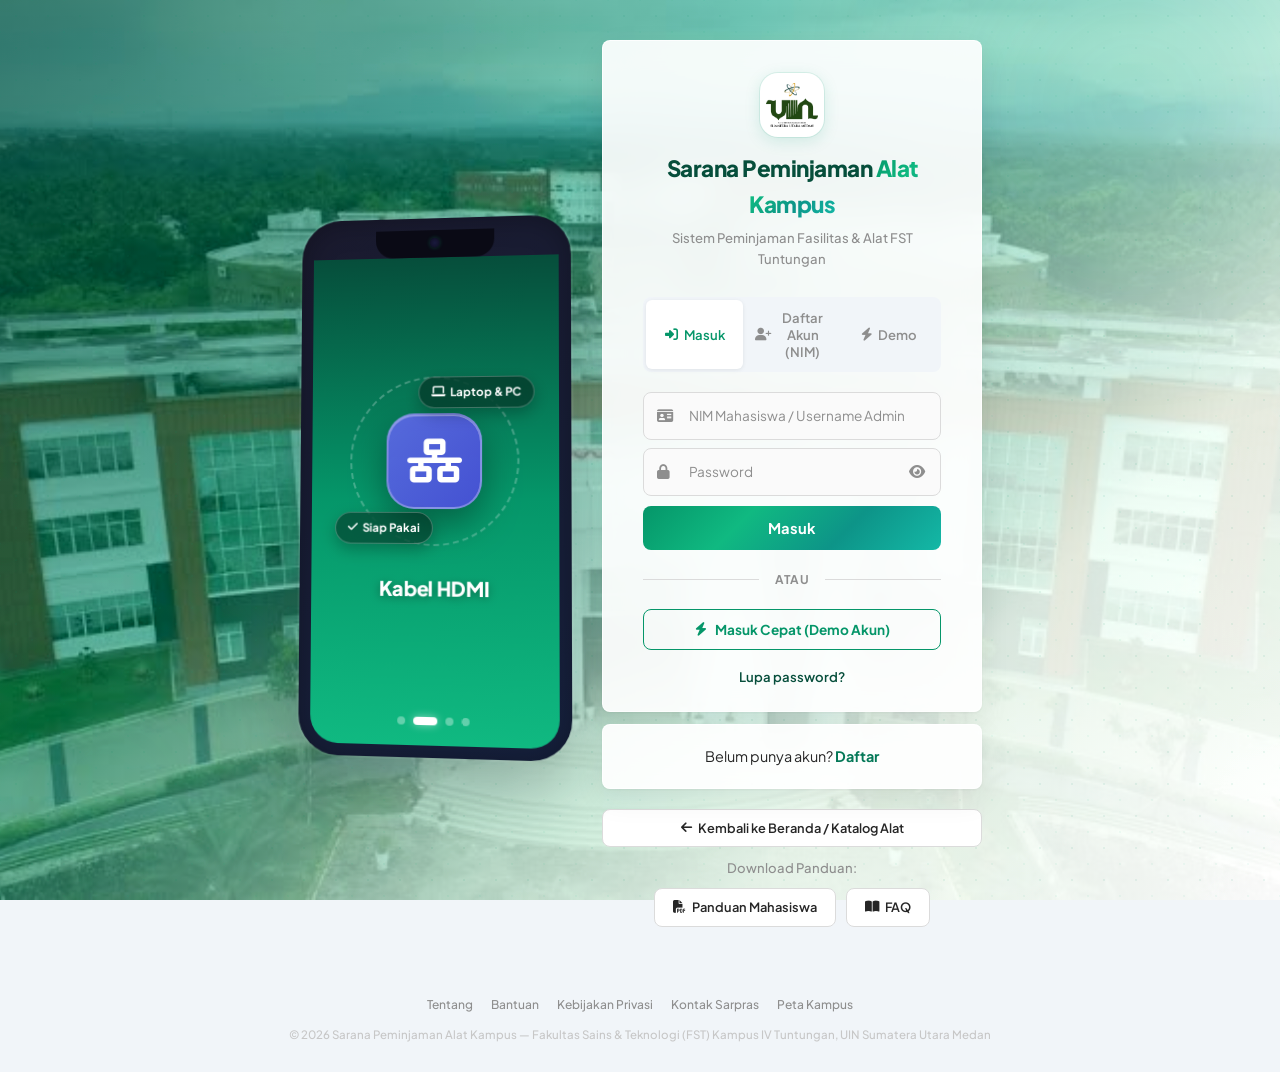
<file: index.html>
<!DOCTYPE html>
<html lang="id">
<head>
  <meta charset="UTF-8">
  <meta name="viewport" content="width=device-width, initial-scale=1.0">
  <title>Sarana Peminjaman Alat Kampus — UINSU Kampus IV Tuntungan</title>
  <meta name="description" content="Sarana Peminjaman Alat Kampus: Sistem Peminjaman Alat Perkuliahan Fakultas Sains dan Teknologi (FST) Kampus IV Tuntungan UIN Sumatera Utara Medan.">
  <link rel="preconnect" href="https://fonts.googleapis.com">
  <link rel="preconnect" href="https://fonts.gstatic.com" crossorigin>
  <link href="https://fonts.googleapis.com/css2?family=Plus+Jakarta+Sans:wght@300;400;500;600;700;800&display=swap" rel="stylesheet">
  <link rel="stylesheet" href="https://cdnjs.cloudflare.com/ajax/libs/font-awesome/6.4.0/css/all.min.css">
  <link rel="stylesheet" href="style.css">
  <!-- Auth Guard: Pertama kali web dibuka wajib login terlebih dahulu -->
  <script>
    (function() {
      var user = localStorage.getItem('uinsu_user');
      if (!user) {
        window.location.replace('login.html');
      }
    })();
  </script>
</head>
<body>
  <!-- Background Glow & Shapes -->
  <div class="glow-bg glow-1"></div>
  <div class="glow-bg glow-2"></div>
  <div class="glow-bg glow-3"></div>

  <!-- Notification Toast Container -->
  <div id="toast-container" class="toast-container"></div>

  <!-- Top Navigation Bar -->
  <header class="navbar">
    <div class="nav-brand">
      <div class="brand-logo-container">
        <img src="logo-uinsu.png" alt="Logo UINSU Medan" class="brand-uinsu-logo">
      </div>
      <div class="brand-text">
        <span class="brand-title">SARANA <span class="gradient-text">PEMINJAMAN ALAT KAMPUS</span></span>
        <span class="brand-sub">Fakultas Sains & Teknologi • Kampus IV Tuntungan</span>
      </div>
    </div>

    <div class="nav-actions">
      <!-- Quick Role Switcher Pill -->
      <div class="role-switcher-badge" id="role-pill-btn" title="Klik untuk kelola akun atau ganti profil">
        <i class="fa-solid fa-id-badge"></i>
        <span id="nav-user-label">Tamu (Belum Login)</span>
      </div>

      <div class="user-profile-menu" id="nav-user-actions">
        <a href="login.html" class="btn btn-outline btn-sm" id="btn-nav-login" style="border-color:var(--primary); color:var(--primary);">
          <i class="fa-solid fa-right-to-bracket"></i> Masuk
        </a>
        <a href="login.html" class="btn btn-primary btn-sm" id="btn-show-login" onclick="localStorage.setItem('uinsu_open_tab', 'register')" title="Daftar Akun Menggunakan NIM">
          <i class="fa-solid fa-user-plus"></i> Daftar Akun (NIM)
        </a>
        <button class="btn btn-danger btn-sm hidden" id="btn-logout" title="Keluar dari akun dan ganti akun" onclick="logoutUser()">
          <i class="fa-solid fa-right-from-bracket"></i> Logout
        </button>
      </div>

    </div>
  </header>

  <!-- Main Container -->
  <main class="main-wrapper">
    <!-- Sub Header / Navigation Tabs (Khusus Mahasiswa) -->
    <div class="view-navigation">
      <button class="nav-tab active" data-target="view-catalog" id="tab-catalog">
        <i class="fa-solid fa-cubes"></i> Katalog Alat FST
      </button>
      <button class="nav-tab" data-target="view-my-loans" id="tab-my-loans">
        <i class="fa-solid fa-clock-rotate-left"></i> Peminjaman Saya <span class="badge" id="my-active-badge">0</span>
      </button>
    </div>

    <!-- VIEW 1: KATALOG & PINJAM (MAHASISWA & UMUM) -->
    <section id="view-catalog" class="view-panel active">
      <!-- Hero Banner -->
      <div class="hero-banner glass-card">
        <div class="hero-banner-bg"></div>
        <div class="hero-content">
          <div class="hero-badge-group">
            <span class="hero-badge"><i class="fa-solid fa-atom"></i> Fakultas Sains & Teknologi (FST)</span>
            <span class="hero-badge hero-badge-location"><i class="fa-solid fa-location-dot"></i> Kampus IV Tuntungan UINSU</span>
          </div>
          <h1 class="hero-title">Booking & Peminjaman Alat Perkuliahan FST UINSU</h1>
          <p class="hero-desc">
            Portal resmi <strong>Sarana Peminjaman Alat Kampus</strong> khusus sivitas akademika Fakultas Sains dan Teknologi, Gedung Kuliah FST Kampus IV Tuntungan. Booking online Kabel HDMI, Proyektor, dan Cok Sambung dengan persetujuan cepat Admin Sarpras.
          </p>
          <div class="hero-stats">
            <div class="stat-item">
              <span class="stat-number" id="stat-total-items">18</span>
              <span class="stat-label">Total Unit</span>
            </div>
            <div class="stat-divider"></div>
            <div class="stat-item">
              <span class="stat-number text-success" id="stat-ready-items">14</span>
              <span class="stat-label">Siap Dipinjam</span>
            </div>
            <div class="stat-divider"></div>
            <div class="stat-item">
              <span class="stat-number text-warning" id="stat-loaned-items">4</span>
              <span class="stat-label">Sedang Dipakai</span>
            </div>
          </div>
        </div>
        <div class="hero-illustration">
          <div class="floating-gadget card-hdmi">
            <i class="fa-solid fa-network-wired"></i>
            <div>
              <strong>Kabel HDMI</strong>
              <small>Fasilitas Sarpras</small>
            </div>
          </div>
          <div class="floating-gadget card-projector">
            <i class="fa-solid fa-video"></i>
            <div>
              <strong>Proyektor</strong>
              <small>Fasilitas Sarpras</small>
            </div>
          </div>
          <div class="floating-gadget card-plug">
            <i class="fa-solid fa-plug-circle-bolt"></i>
            <div>
              <strong>Cok Sambung</strong>
              <small>Fasilitas Sarpras</small>
            </div>
          </div>
        </div>
      </div>

      <!-- Filter & Search Bar -->
      <div class="filter-bar glass-card">
        <div class="search-box">
          <i class="fa-solid fa-magnifying-glass"></i>
          <input type="text" id="catalog-search" placeholder="Cari nama fasilitas, lokasi, spesifikasi...">
        </div>
        <div class="category-pills">
          <button class="pill active" data-category="all">Semua</button>
          <button class="pill" data-category="hdmi"><i class="fa-solid fa-network-wired"></i> Kabel HDMI</button>
          <button class="pill" data-category="proyektor"><i class="fa-solid fa-video"></i> Proyektor</button>
          <button class="pill" data-category="coksambung"><i class="fa-solid fa-plug-circle-bolt"></i> Cok Sambung</button>
        </div>
      </div>

      <!-- Items Grid -->
      <div class="items-grid" id="items-grid-container">
        <!-- Injected via JavaScript -->
      </div>
    </section>

    <!-- VIEW 2: PEMINJAMAN SAYA (MAHASISWA DASHBOARD) -->
    <section id="view-my-loans" class="view-panel">
      <div class="panel-header">
        <div>
          <h2>Riwayat & Status Peminjaman Saya</h2>
          <p class="text-muted">Pantau status persetujuan, batas waktu pengembalian, dan QR Code tanda terima.</p>
        </div>
        <div class="user-info-card glass-card" id="my-profile-summary">
          <!-- Injected via JS -->
        </div>
      </div>

      <!-- Loan Table / Cards -->
      <div class="table-container glass-card">
        <table class="custom-table" id="my-loans-table">
          <thead>
            <tr>
              <th>ID Pinjam</th>
              <th>Barang / Fasilitas</th>
              <th>Waktu Pinjam</th>
              <th>Batas Kembali</th>
              <th>Tujuan / Ruangan</th>
              <th>Status</th>
              <th>Aksi</th>
            </tr>
          </thead>
          <tbody id="my-loans-body">
            <!-- Dynamic rows -->
          </tbody>
        </table>
        <div id="my-loans-empty" class="empty-state hidden">
          <i class="fa-solid fa-box-open"></i>
          <h3>Belum Ada Peminjaman</h3>
          <p>Anda belum meminjam barang apapun. Kunjungi katalog untuk mengajukan peminjaman sekarang.</p>
          <button class="btn btn-primary" onclick="switchView('view-catalog')">Buka Katalog</button>
        </div>
      </div>
    </section>


  </main>

  <!-- ==================== MODALS ==================== -->

  <!-- Modal 1: Auth / Login & Register Dialog -->
  <div class="modal-backdrop" id="modal-auth">
    <div class="modal-box glass-card modal-lg">
      <div class="modal-header">
        <h3 id="auth-modal-title"><i class="fa-solid fa-user-shield text-primary"></i> Akses & Autentikasi Pengguna UINSU</h3>
        <button class="close-btn" onclick="closeModal('modal-auth')">&times;</button>
      </div>
      <div class="modal-body">
        <!-- Sub Tabs: Login, Register, Demo -->
        <div class="auth-sub-tabs">
          <button type="button" class="auth-tab-btn active" id="auth-tab-btn-login" onclick="switchAuthTab('login')">
            <i class="fa-solid fa-arrow-right-to-bracket"></i> Masuk Akun
          </button>
          <button type="button" class="auth-tab-btn" id="auth-tab-btn-register" onclick="switchAuthTab('register')">
            <i class="fa-solid fa-user-plus"></i> Buat Akun Mahasiswa
          </button>
          <button type="button" class="auth-tab-btn" id="auth-tab-btn-demo" onclick="switchAuthTab('demo')">
            <i class="fa-solid fa-bolt"></i> Akun Cepat / Demo
          </button>
        </div>

        <!-- PANEL 1: LOGIN -->
        <div class="auth-panel active" id="auth-panel-login">
          <p class="modal-sub">Masukkan NIM (Mahasiswa) atau Username/NIP (Admin) beserta password Anda:</p>
          <form id="login-form">
            <div class="form-group">
              <label><i class="fa-solid fa-id-card"></i> NIM Mahasiswa / Username Admin <span class="text-danger">*</span></label>
              <input type="text" id="login-identifier" placeholder="Contoh: 0701222012 atau admin" required autocomplete="username">
            </div>
            <div class="form-group">
              <label><i class="fa-solid fa-lock"></i> Password <span class="text-danger">*</span></label>
              <input type="password" id="login-password" placeholder="Masukkan password..." required autocomplete="current-password">
            </div>
            <div style="font-size: 0.8rem; color: var(--text-muted); margin-bottom: 1.2rem; background: #f8fafc; padding: 10px 14px; border-radius: 8px; border: 1px solid var(--border-light);">
              <i class="fa-solid fa-circle-info text-primary"></i> <b>Petunjuk Cepat:</b><br>
              &bull; <b>Mahasiswa Preset:</b> NIM <code>0701222012</code> / password: <code>123</code><br>
              &bull; <b>Admin Sarpras:</b> Username <code>admin</code> / password: <code>admin</code>
            </div>
            <button type="submit" class="btn btn-primary btn-block">
              <i class="fa-solid fa-right-to-bracket"></i> Masuk Sekarang
            </button>
            <div style="text-align: center; margin-top: 1rem; font-size: 0.85rem; color: var(--text-muted);">
              Belum punya akun? <a href="javascript:void(0)" onclick="switchAuthTab('register')" style="color: var(--primary); font-weight: 700; text-decoration: none;">Daftar Akun Mahasiswa Baru</a>
            </div>
          </form>
        </div>

        <!-- PANEL 2: REGISTRASI MAHASISWA BARU -->
        <div class="auth-panel" id="auth-panel-register">
          <p class="modal-sub">Formulir pendaftaran akun mahasiswa baru untuk sarana peminjaman fasilitas UINSU:</p>
          <form id="register-student-form">
            <div class="form-row">
              <div class="form-group">
                <label><i class="fa-solid fa-address-card"></i> NIM Mahasiswa <span class="text-danger">*</span></label>
                <input type="text" id="reg-nim" placeholder="Contoh: 0701232015" required>
              </div>
              <div class="form-group">
                <label><i class="fa-solid fa-user"></i> Nama Lengkap <span class="text-danger">*</span></label>
                <input type="text" id="reg-name" placeholder="Nama mahasiswa..." required>
              </div>
            </div>
            <div class="form-row">
              <div class="form-group">
                <label><i class="fa-solid fa-chalkboard-user"></i> Kelas / Rombel Asal <span class="text-danger">*</span></label>
                <input type="text" id="reg-class" placeholder="Contoh: ILKOM-1 / SI-2" required>
              </div>
              <div class="form-group">
                <label><i class="fa-solid fa-building-columns"></i> Program Studi <span class="text-danger">*</span></label>
                <select id="reg-prodi" required style="width:100%; padding:10px 12px; border:1px solid var(--border-color); border-radius:var(--radius-sm); font-size:0.9rem; background:#f0fdf4; color:#065f46; font-weight:700;">
                  <option value="S1 Ilmu Komputer (FST)">S1 Ilmu Komputer (FST)</option>
                </select>
                <small style="color:#047857; font-size:0.75rem;"><i class="fa-solid fa-circle-check"></i> Khusus Mahasiswa Prodi Ilmu Komputer</small>
              </div>
            </div>
            <div class="form-group">
              <label><i class="fa-brands fa-whatsapp"></i> No. WhatsApp Aktif <span class="text-danger">*</span></label>
              <input type="tel" id="reg-phone" placeholder="Contoh: 081260123456" required>
            </div>
            <div class="form-row">
              <div class="form-group">
                <label><i class="fa-solid fa-key"></i> Buat Password <span class="text-danger">*</span></label>
                <input type="password" id="reg-password" placeholder="Minimal 4 karakter" minlength="4" required autocomplete="new-password">
              </div>
              <div class="form-group">
                <label><i class="fa-solid fa-check-double"></i> Ulangi Password <span class="text-danger">*</span></label>
                <input type="password" id="reg-password-confirm" placeholder="Ketik ulang password" minlength="4" required autocomplete="new-password">
              </div>
            </div>
            <button type="submit" class="btn btn-primary btn-block">
              <i class="fa-solid fa-user-plus"></i> Daftarkan Akun Mahasiswa & Masuk
            </button>
            <div style="text-align: center; margin-top: 1rem; font-size: 0.85rem; color: var(--text-muted);">
              Sudah punya akun? <a href="javascript:void(0)" onclick="switchAuthTab('login')" style="color: var(--primary); font-weight: 700; text-decoration: none;">Masuk di sini</a>
            </div>
          </form>
        </div>

        <!-- PANEL 3: DEMO QUICK PROFILES -->
        <div class="auth-panel" id="auth-panel-demo">
          <p class="modal-sub">Pilih salah satu akun demo untuk masuk langsung dalam 1 klik:</p>
          <div class="account-selector-grid">
            <!-- Mahasiswa Preset 1 -->
            <div class="account-card" data-role="student" data-user-idx="0">
              <div class="acc-avatar bg-indigo"><i class="fa-solid fa-user-graduate"></i></div>
              <div class="acc-info">
                <span class="acc-name">Ahmad Farhan</span>
                <span class="acc-sub">NIM: 0701222012 | Kelas ILKOM-1 (FST UINSU)</span>
                <span class="acc-badge">Mahasiswa FST &bull; Login Cepat</span>
              </div>
            </div>

            <!-- Mahasiswa Preset 2 -->
            <div class="account-card" data-role="student" data-user-idx="1">
              <div class="acc-avatar bg-pink"><i class="fa-solid fa-user-graduate"></i></div>
              <div class="acc-info">
                <span class="acc-name">Siti Nurhaliza</span>
                <span class="acc-sub">NIM: 0702223088 | Kelas SI-2 (FST UINSU)</span>
                <span class="acc-badge">Mahasiswa FST &bull; Login Cepat</span>
              </div>
            </div>

            <!-- Admin Khusus Preset -->
            <div class="account-card highlight-admin" data-role="admin">
              <div class="acc-avatar bg-amber"><i class="fa-solid fa-user-shield"></i></div>
              <div class="acc-info">
                <span class="acc-name">Admin Sarpras FST (Pakdul)</span>
                <span class="acc-sub">NIP: 198402122010121003 | Koordinator Alat FST Kampus IV Tuntungan</span>
                <span class="acc-badge badge-admin">Akun Khusus Admin (Bisa ACC / Tolak Alat)</span>
              </div>
            </div>
          </div>

          <div id="auth-logout-area" style="margin-top: 1.5rem; border-top: 1px solid var(--border-light); padding-top: 1.2rem;">
            <button type="button" class="btn btn-outline btn-block text-danger" onclick="logoutUser()">
              <i class="fa-solid fa-right-from-bracket"></i> Keluar dari Sesi Saat Ini
            </button>
          </div>
        </div>
      </div>
    </div>
  </div>

  <!-- Modal 2: Form Pengajuan Peminjaman -->
  <div class="modal-backdrop" id="modal-pinjam">
    <div class="modal-box glass-card modal-lg">
      <div class="modal-header">
        <h3><i class="fa-solid fa-clipboard-list text-primary"></i> Formulir Pengajuan Peminjaman</h3>
        <button class="close-btn" onclick="closeModal('modal-pinjam')">&times;</button>
      </div>
      <div class="modal-body">
        <div class="item-selected-preview" id="pinjam-item-preview">
          <!-- Injected via JS -->
        </div>

        <form id="loan-request-form">
          <input type="hidden" id="loan-item-id">
          
          <div class="form-row">
            <div class="form-group">
              <label><i class="fa-solid fa-user"></i> Nama Lengkap Peminjam <span class="text-danger">*</span></label>
              <input type="text" id="loan-student-name" required placeholder="Nama lengkap mahasiswa">
            </div>
            <div class="form-group">
              <label><i class="fa-solid fa-id-card"></i> NIM Mahasiswa <span class="text-danger">*</span></label>
              <input type="text" id="loan-student-nim" required placeholder="Contoh: 0701222012">
            </div>
          </div>

          <div class="form-row">
            <div class="form-group">
              <label><i class="fa-solid fa-chalkboard-user"></i> Kelas / Rombel Asal <span class="text-danger">*</span></label>
              <input type="text" id="loan-student-class" required placeholder="Contoh: ILKOM-1 / SI-2 / MAT-1 / FIS-3">
            </div>
            <div class="form-group">
              <label><i class="fa-solid fa-building-columns"></i> Program Studi <span class="text-danger">*</span></label>
              <select id="loan-student-prodi" required style="background:#f0fdf4; color:#065f46; font-weight:700;">
                <option value="S1 Ilmu Komputer (FST)">S1 Ilmu Komputer (FST)</option>
              </select>
              <small style="color:#047857; font-size:0.75rem;"><i class="fa-solid fa-circle-check"></i> Khusus Mahasiswa Prodi Ilmu Komputer</small>
            </div>
          </div>

          <div class="form-row">
            <div class="form-group">
              <label><i class="fa-solid fa-phone"></i> No. WhatsApp / HP Aktif <span class="text-danger">*</span></label>
              <input type="tel" id="loan-phone" placeholder="Contoh: 081260123456" required>
            </div>
            <div class="form-group">
              <label><i class="fa-solid fa-hashtag"></i> Jumlah Unit <span class="text-danger">*</span></label>
              <input type="number" id="loan-qty" min="1" max="5" value="1" required>
            </div>
          </div>

          <div class="form-row">
            <div class="form-group">
              <label><i class="fa-regular fa-calendar-check"></i> Waktu Booking (Mulai Pakai) <span class="text-danger">*</span></label>
              <input type="datetime-local" id="loan-start-time" required>
            </div>
            <div class="form-group">
              <label><i class="fa-regular fa-calendar-xmark"></i> Perkiraan Selesai / Kembali <span class="text-danger">*</span></label>
              <input type="datetime-local" id="loan-end-time" required>
            </div>
          </div>

          <div class="form-row">
            <div class="form-group">
              <label><i class="fa-solid fa-door-open"></i> Lokasi Ruangan Perkuliahan (Kampus IV Tuntungan) <span class="text-danger">*</span></label>
              <input type="text" id="loan-room" placeholder="Contoh: Ruang FST-201 / Lab Komputer Saintek Lt. 2" required>
            </div>
            <div class="form-group">
              <label><i class="fa-solid fa-bullseye"></i> Tujuan Keperluan <span class="text-danger">*</span></label>
              <select id="loan-purpose" required>
                <option value="">-- Pilih Keperluan Perkuliahan --</option>
                <option value="Perkuliahan & Presentasi Kelas">Perkuliahan & Presentasi Kelas</option>
                <option value="Praktikum Lab Sains & Teknologi">Praktikum Lab Sains & Teknologi</option>
                <option value="Sidang Skripsi / Seminar Proposal FST">Sidang Skripsi / Seminar Proposal FST</option>
                <option value="Kegiatan Himpunan Mahasiswa (HIMA FST)">Kegiatan Himpunan Mahasiswa (HIMA FST)</option>
                <option value="Workshop / Pelatihan Teknologi">Workshop / Pelatihan Teknologi</option>
                <option value="Lainnya">Lainnya</option>
              </select>
            </div>
          </div>

          <div class="form-group">
            <label><i class="fa-solid fa-comment-dots"></i> Keterangan Tambahan / Spesifikasi Khusus</label>
            <textarea id="loan-notes" rows="2" placeholder="Catatan tambahan (contoh: butuh colokan 3 kaki atau kabel HDMI tipe-C)"></textarea>
          </div>

          <div class="terms-card">
            <label class="checkbox-container">
              <input type="checkbox" id="loan-agreement" required>
              <span class="checkmark"></span>
              <span class="terms-text">Saya bersedia menjaga keutuhan fasilitas, tidak memindahtangankan, dan siap bertanggung jawab penuh atas segala kerusakan/kehilangan.</span>
            </label>
          </div>

          <div class="modal-footer-actions">
            <button type="button" class="btn btn-secondary" onclick="closeModal('modal-pinjam')">Batal</button>
            <button type="submit" class="btn btn-primary"><i class="fa-solid fa-paper-plane"></i> Ajukan Peminjaman</button>
          </div>
        </form>
      </div>
    </div>
  </div>

  <!-- Modal 3: Bukti Pinjam Digital / QR Pass -->
  <div class="modal-backdrop" id="modal-digital-pass">
    <div class="modal-box glass-card text-center pass-box">
      <div class="modal-header">
        <h3><i class="fa-solid fa-ticket text-success"></i> Kartu Izin Peminjaman</h3>
        <button class="close-btn" onclick="closeModal('modal-digital-pass')">&times;</button>
      </div>
      <div class="modal-body" id="pass-content">
        <!-- Rendered by JS -->
      </div>
    </div>
  </div>

  <!-- Modal 4: Tambah / Edit Fasilitas (Admin) -->
  <div class="modal-backdrop" id="modal-inventory">
    <div class="modal-box glass-card">
      <div class="modal-header">
        <h3 id="inv-modal-title"><i class="fa-solid fa-plus-circle text-primary"></i> Tambah Sarana Fasilitas</h3>
        <button class="close-btn" onclick="closeModal('modal-inventory')">&times;</button>
      </div>
      <div class="modal-body">
        <form id="inventory-form">
          <input type="hidden" id="inv-id">
          <div class="form-group">
            <label>Kode Barang (ID Unik)</label>
            <input type="text" id="inv-code" placeholder="Contoh: PROJ-03 / HDMI-04" required>
          </div>
          <div class="form-group">
            <label>Nama Barang / Tipe</label>
            <input type="text" id="inv-name" placeholder="Contoh: Kabel HDMI 2.1 Braided 5M" required>
          </div>
          <div class="form-row">
            <div class="form-group">
              <label>Kategori</label>
              <select id="inv-category" required>
                <option value="hdmi">Kabel HDMI</option>
                <option value="proyektor">Proyektor</option>
                <option value="coksambung">Cok Sambung</option>
              </select>
            </div>
            <div class="form-group">
              <label>Total Stok Unit</label>
              <input type="number" id="inv-stock" min="1" max="100" value="5" required>
            </div>
          </div>
          <div class="form-group">
            <label>Lokasi Penyimpanan / Lab</label>
            <input type="text" id="inv-location" placeholder="Contoh: Ruang Sarpras Gedung A Lt 1" required>
          </div>
          <div class="form-group">
            <label>Spesifikasi & Kelengkapan</label>
            <textarea id="inv-specs" rows="2" placeholder="Panjang kabel, lumens proyektor, lubang colokan, dll."></textarea>
          </div>
          <div class="modal-footer-actions">
            <button type="button" class="btn btn-secondary" onclick="closeModal('modal-inventory')">Batal</button>
            <button type="submit" class="btn btn-primary"><i class="fa-solid fa-save"></i> Simpan Sarana</button>
          </div>
        </form>
      </div>
    </div>
  </div>

  <footer class="footer">
    <div class="footer-content">
      <p>© 2026 <strong>Sarana Peminjaman Alat Kampus</strong> — Pengelolaan & Peminjaman Alat Perkuliahan Fakultas Sains dan Teknologi (FST) Kampus IV Tuntungan, Universitas Islam Negeri Sumatera Utara Medan.</p>
      <div class="footer-tags">
        <span class="status-indicator online"></span> Server FST Tuntungan Terhubung
      </div>
    </div>
  </footer>

  <script src="script.js"></script>
</body>
</html>
</file>
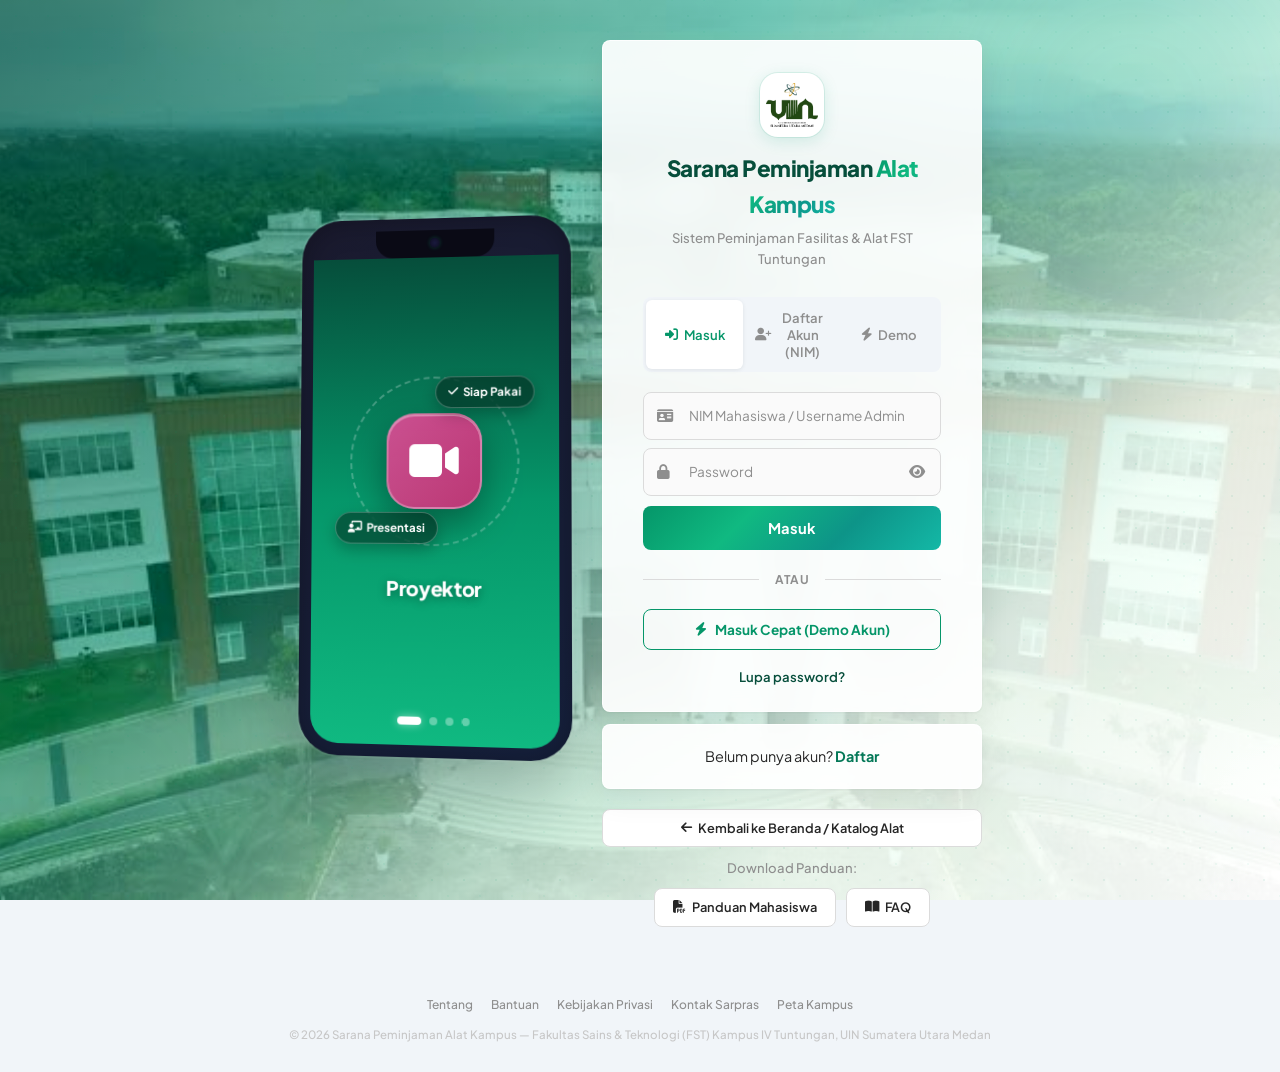
<file: admin.html>
<!DOCTYPE html>
<html lang="id">

<head>
  <meta charset="UTF-8">
  <meta name="viewport" content="width=device-width, initial-scale=1.0">
  <title>Admin Dashboard — Sarana Peminjaman Alat Kampus | FST UINSU</title>
  <meta name="description"
    content="Dashboard Khusus Administrator Sarana Peminjaman Alat Kampus - Fakultas Sains & Teknologi Kampus IV Tuntungan.">
  <link rel="preconnect" href="https://fonts.googleapis.com">
  <link rel="preconnect" href="https://fonts.gstatic.com" crossorigin>
  <link href="https://fonts.googleapis.com/css2?family=Plus+Jakarta+Sans:wght@300;400;500;600;700;800&display=swap"
    rel="stylesheet">
  <link rel="stylesheet" href="https://cdnjs.cloudflare.com/ajax/libs/font-awesome/6.4.0/css/all.min.css">
  <link rel="stylesheet" href="style.css">
  <style>
    /* Styling Khusus Halaman Admin */
    html, body {
      width: 100% !important;
      max-width: 100vw !important;
      overflow-x: hidden !important;
      position: relative;
    }

    .main-wrapper {
      max-width: 1200px;
      width: 100%;
      margin: 0 auto;
      box-sizing: border-box;
      padding: 1.5rem 1.25rem 4rem 1.25rem;
    }

    .admin-navbar {
      background: #0f172a;
      border-bottom: 2px solid #059669;
      color: #ffffff;
      width: 100%;
      box-sizing: border-box;
    }

    .admin-navbar .brand-title {
      color: #ffffff;
    }

    .admin-navbar .brand-sub {
      color: #94a3b8;
    }

    .admin-badge-pill {
      background: rgba(16, 185, 129, 0.15);
      border: 1px solid rgba(16, 185, 129, 0.4);
      color: #34d399;
      padding: 6px 14px;
      border-radius: var(--radius-pill);
      font-size: 0.82rem;
      font-weight: 700;
      display: inline-flex;
      align-items: center;
      gap: 6px;
    }



    /* Clean & Simple Admin Hero Banner */
    .admin-simple-banner {
      background: linear-gradient(135deg, #064e3b 0%, #0f172a 100%);
      color: #ffffff;
      border: 1px solid rgba(16, 185, 129, 0.25);
      padding: 1.5rem 1.8rem;
      border-radius: var(--radius-md);
      margin-bottom: 1.5rem;
      display: flex;
      justify-content: space-between;
      align-items: center;
      flex-wrap: wrap;
      gap: 1.25rem;
      box-shadow: 0 8px 24px rgba(0, 0, 0, 0.08);
      width: 100%;
      box-sizing: border-box;
    }

    .admin-badge-tag {
      display: inline-flex;
      align-items: center;
      gap: 6px;
      background: rgba(16, 185, 129, 0.2);
      color: #6ee7b7;
      border: 1px solid rgba(16, 185, 129, 0.35);
      padding: 4px 10px;
      border-radius: var(--radius-pill);
      font-size: 0.76rem;
      font-weight: 700;
      margin-bottom: 6px;
    }

    .admin-banner-info h2 {
      font-size: 1.45rem;
      font-weight: 800;
      color: #ffffff;
      margin-bottom: 4px;
    }

    .admin-banner-info p {
      color: #cbd5e1;
      font-size: 0.88rem;
      max-width: 620px;
      margin: 0;
    }

    .admin-banner-actions {
      display: flex;
      gap: 8px;
      flex-wrap: wrap;
    }

    /* Kartu Metrik Admin */
    .admin-metrics-grid {
      display: grid;
      grid-template-columns: repeat(4, 1fr);
      gap: 1rem;
      margin-bottom: 1.75rem;
      width: 100%;
      box-sizing: border-box;
    }

    .metric-card {
      cursor: pointer;
      transition: transform 0.2s cubic-bezier(0.4, 0, 0.2, 1), box-shadow 0.2s ease, border-color 0.2s ease;
      user-select: none;
    }

    .metric-card:hover {
      transform: translateY(-3px);
      border-color: #059669 !important;
      box-shadow: 0 8px 20px rgba(5, 150, 105, 0.15) !important;
    }

    .metric-card:active {
      transform: scale(0.97);
    }

    /* Header for Simple Table Panel */
    .panel-header-simple {
      display: flex;
      justify-content: space-between;
      align-items: center;
      flex-wrap: wrap;
      gap: 1rem;
      margin-bottom: 1.2rem;
      background: #ffffff;
      padding: 1.25rem 1.5rem;
      border-radius: var(--radius-md);
      border: 1px solid var(--border-light);
      width: 100%;
      box-sizing: border-box;
    }

    .search-filter-bar {
      display: flex;
      gap: 10px;
      align-items: center;
      flex-wrap: wrap;
    }

    .search-input-wrap {
      position: relative;
      display: flex;
      align-items: center;
    }

    .search-input-wrap i {
      position: absolute;
      left: 12px;
      color: var(--text-muted);
      font-size: 0.88rem;
    }

    .search-input-wrap input {
      padding: 8px 12px 8px 34px;
      border: 1px solid var(--border-light);
      border-radius: var(--radius-sm);
      font-size: 0.88rem;
      width: 250px;
      background: #f8fafc;
      outline: none;
      transition: var(--transition);
      font-family: inherit;
    }

    .search-input-wrap input:focus {
      border-color: var(--primary);
      background: #ffffff;
      box-shadow: 0 0 0 3px rgba(5, 150, 105, 0.1);
    }

    .simple-select {
      padding: 8px 12px;
      border: 1px solid var(--border-light);
      border-radius: var(--radius-sm);
      background: #f8fafc;
      font-size: 0.88rem;
      outline: none;
      font-family: inherit;
      color: var(--text-secondary);
      font-weight: 600;
      cursor: pointer;
    }

    .simple-select:focus {
      border-color: var(--primary);
      background: #ffffff;
    }

    /* Container Tabel & Custom Table */
    .table-container {
      width: 100% !important;
      max-width: 100% !important;
      box-sizing: border-box !important;
      overflow-x: auto !important;
      -webkit-overflow-scrolling: touch !important;
      border-radius: var(--radius-md);
      background: #ffffff;
      border: 1px solid var(--border-light);
      box-shadow: var(--shadow-card);
      margin-bottom: 1.5rem;
    }

    .custom-table {
      width: 100%;
      border-collapse: collapse;
      text-align: left;
    }

    .custom-table th {
      background: #0f172a;
      color: #ffffff;
      font-weight: 700;
      font-size: 0.82rem;
      padding: 12px 14px;
      letter-spacing: 0.3px;
      white-space: nowrap;
    }

    .custom-table td {
      padding: 12px 14px;
      vertical-align: middle;
      border-bottom: 1px solid #f1f5f9;
    }

    .student-badge-card {
      display: flex;
      align-items: center;
      gap: 10px;
    }

    .student-avatar {
      width: 38px;
      height: 38px;
      border-radius: 50%;
      background: linear-gradient(135deg, #059669, #10b981);
      color: #ffffff;
      display: flex;
      align-items: center;
      justify-content: center;
      font-weight: 800;
      font-size: 0.95rem;
      flex-shrink: 0;
      box-shadow: 0 2px 6px rgba(5, 150, 105, 0.25);
    }

    .student-info-name {
      font-weight: 700;
      color: var(--text-primary);
      font-size: 0.92rem;
      display: flex;
      align-items: center;
      gap: 6px;
    }

    .student-info-class {
      display: inline-block;
      background: #ecfdf5;
      color: #065f46;
      border: 1px solid #a7f3d0;
      border-radius: 4px;
      font-size: 0.72rem;
      font-weight: 700;
      padding: 1px 6px;
      margin-top: 2px;
    }

    .student-info-nim {
      font-size: 0.78rem;
      color: var(--text-muted);
      margin-top: 2px;
    }

    /* Petunjuk geser tabel di HP */
    .table-swipe-hint {
      display: none;
      align-items: center;
      gap: 6px;
      font-size: 0.74rem;
      color: #047857;
      background: #ecfdf5;
      border: 1px dashed #a7f3d0;
      padding: 6px 10px;
      border-radius: 6px;
      margin-bottom: 8px;
      font-weight: 600;
    }

    /* ==========================================================
       RESPONSIVE ADMIN — TABLET (≤ 900px)
       ========================================================== */
    @media (max-width: 900px) {
      .admin-simple-banner {
        padding: 1.25rem 1.15rem;
        flex-direction: column;
        align-items: stretch;
        gap: 1rem;
      }
      .admin-banner-actions {
        width: 100%;
        display: flex;
        flex-direction: row;
        flex-wrap: wrap;
      }
      .admin-banner-actions .btn {
        flex: 1;
        min-width: 140px;
        justify-content: center;
      }
      .admin-metrics-grid {
        grid-template-columns: repeat(2, 1fr) !important;
        gap: 0.85rem;
      }
    }

    /* ==========================================================
       RESPONSIVE ADMIN — TAMPILAN HANDPHONE (≤ 640px)
       ========================================================== */
    @media (max-width: 640px) {
      /* Cegah elemen background membuat layar HP melebar */
      .glow-bg {
        display: none !important;
      }

      body {
        font-size: 0.88rem;
        overflow-x: hidden !important;
        width: 100% !important;
      }

      /* Wrapper Utama di Handphone */
      .main-wrapper {
        padding: 0.85rem 0.75rem 3rem 0.75rem !important;
        width: 100% !important;
        box-sizing: border-box !important;
      }

      /* Navbar Admin di HP */
      .admin-navbar {
        padding: 0.75rem 0.75rem !important;
        display: flex !important;
        flex-direction: column !important;
        align-items: stretch !important;
        gap: 0.7rem !important;
        width: 100% !important;
        box-sizing: border-box !important;
      }

      .admin-navbar .nav-brand {
        display: flex !important;
        align-items: center !important;
        gap: 8px !important;
        width: 100% !important;
      }

      .admin-navbar .brand-uinsu-logo {
        width: 32px !important;
        height: 32px !important;
      }

      .admin-navbar .brand-title {
        font-size: 0.85rem !important;
        line-height: 1.25 !important;
      }

      .admin-navbar .brand-sub {
        font-size: 0.62rem !important;
        line-height: 1.2 !important;
      }

      .admin-navbar .nav-actions {
        display: flex !important;
        align-items: center !important;
        justify-content: space-between !important;
        flex-wrap: wrap !important;
        width: 100% !important;
        gap: 6px !important;
      }

      .admin-badge-pill {
        font-size: 0.7rem !important;
        padding: 4px 8px !important;
        gap: 4px !important;
      .admin-navbar .btn-danger {
        font-size: 0.7rem !important;
        padding: 4px 9px !important;
      }

      /* Hero Banner Admin di HP */
      .admin-simple-banner {
        padding: 1rem 0.85rem !important;
        border-radius: 12px !important;
        margin-bottom: 1rem !important;
        width: 100% !important;
        box-sizing: border-box !important;
        gap: 0.85rem !important;
      }

      .admin-badge-tag {
        font-size: 0.68rem !important;
        padding: 3px 8px !important;
      }

      .admin-banner-info h2 {
        font-size: 1.12rem !important;
        line-height: 1.35 !important;
        margin-bottom: 4px !important;
      }

      .admin-banner-info p {
        font-size: 0.78rem !important;
        line-height: 1.45 !important;
      }

      .admin-banner-actions {
        display: grid !important;
        grid-template-columns: 1fr 1fr !important;
        gap: 6px !important;
        width: 100% !important;
      }

      .admin-banner-actions .btn {
        width: 100% !important;
        padding: 8px 6px !important;
        font-size: 0.76rem !important;
        justify-content: center !important;
        white-space: nowrap !important;
      }

      /* Metrics Grid (4 Kartu Statistik) Ringkas & Rapi di HP */
      .admin-metrics-grid {
        display: grid !important;
        grid-template-columns: 1fr 1fr !important;
        gap: 0.5rem !important;
        margin-bottom: 0.85rem !important;
        width: 100% !important;
        box-sizing: border-box !important;
      }

      .metric-card {
        padding: 0.55rem 0.65rem !important;
        gap: 0.5rem !important;
        border-radius: 9px !important;
        width: 100% !important;
        box-sizing: border-box !important;
        min-width: 0 !important;
        box-shadow: 0 1px 3px rgba(0, 0, 0, 0.04) !important;
        border: 1px solid #e2e8f0 !important;
        align-items: center !important;
      }

      .metric-icon {
        width: 32px !important;
        height: 32px !important;
        border-radius: 8px !important;
        font-size: 0.92rem !important;
        flex-shrink: 0 !important;
      }

      .metric-val {
        font-size: 1.15rem !important;
        font-weight: 800 !important;
        line-height: 1 !important;
        margin-bottom: 2px !important;
      }

      .metric-title {
        font-size: 0.64rem !important;
        font-weight: 600 !important;
        line-height: 1.2 !important;
        color: #64748b !important;
      }

      /* Sub Tabs Navigasi Admin di HP (Semua Menu Langsung Terlihat & Mudah Diklik) */
      .admin-sub-tabs {
        display: flex !important;
        flex-wrap: wrap !important;
        gap: 6px !important;
        margin-bottom: 1rem !important;
        width: 100% !important;
        box-sizing: border-box !important;
        overflow: visible !important;
        border-bottom: none !important;
        padding-bottom: 0 !important;
      }

      .sub-tab {
        flex: 1 1 calc(50% - 6px) !important;
        max-width: calc(50% - 3px) !important;
        padding: 8px 6px !important;
        font-size: 0.72rem !important;
        font-weight: 700 !important;
        white-space: normal !important;
        text-align: center !important;
        justify-content: center !important;
        border-radius: 8px !important;
        background: #ffffff !important;
        border: 1px solid var(--border-light) !important;
        box-shadow: 0 1px 3px rgba(0, 0, 0, 0.03) !important;
        gap: 5px !important;
      }

      .sub-tab i {
        font-size: 0.74rem !important;
        pointer-events: none;
      }

      .sub-tab .badge {
        font-size: 0.6rem !important;
        padding: 1px 5px !important;
      }

      /* Panel Headers di HP */
      .panel-header-simple,
      .panel-header-sub {
        padding: 0.85rem !important;
        flex-direction: column !important;
        align-items: stretch !important;
        gap: 0.75rem !important;
        width: 100% !important;
        box-sizing: border-box !important;
      }

      .panel-header-simple h3,
      .panel-header-sub h3 {
        font-size: 0.98rem !important;
        line-height: 1.35 !important;
      }

      .panel-header-simple p,
      .panel-header-sub p {
        font-size: 0.76rem !important;
        line-height: 1.4 !important;
      }

      .panel-header-sub .btn {
        width: 100% !important;
        justify-content: center !important;
      }

      /* Search & Filter Bar di HP */
      .search-filter-bar {
        width: 100% !important;
        display: flex !important;
        flex-direction: column !important;
        align-items: stretch !important;
        gap: 8px !important;
      }

      .search-input-wrap,
      .search-input-wrap input,
      .simple-select {
        width: 100% !important;
        box-sizing: border-box !important;
      }

      .search-input-wrap input {
        font-size: 0.82rem !important;
        padding: 8px 12px 8px 32px !important;
      }

      .simple-select {
        font-size: 0.82rem !important;
        padding: 8px 10px !important;
      }

      /* Tampilkan petunjuk geser tabel di layar HP */
      .table-swipe-hint {
        display: flex !important;
      }

      /* Tabel Admin di HP — Scroll Horizontal Lancar dan Terkunci */
      .table-container {
        width: 100% !important;
        max-width: 100% !important;
        box-sizing: border-box !important;
        overflow-x: auto !important;
        -webkit-overflow-scrolling: touch !important;
        border-radius: 10px !important;
        box-shadow: 0 1px 4px rgba(0, 0, 0, 0.06) !important;
        margin-bottom: 1.25rem !important;
      }

      .custom-table {
        min-width: 660px !important;
        font-size: 0.76rem !important;
      }

      .custom-table th {
        padding: 9px 10px !important;
        font-size: 0.72rem !important;
        white-space: nowrap !important;
      }

      .custom-table td {
        padding: 9px 10px !important;
      }

      .student-badge-card {
        gap: 6px !important;
      }

      .student-avatar {
        width: 30px !important;
        height: 30px !important;
        font-size: 0.75rem !important;
      }

      .student-info-name {
        font-size: 0.8rem !important;
      }

      .student-info-class {
        font-size: 0.65rem !important;
      }

      .student-info-nim {
        font-size: 0.7rem !important;
      }

      /* Modal Admin di HP */
      .modal-box {
        width: 95% !important;
        max-width: 95% !important;
        margin: 8px auto !important;
        padding: 1rem !important;
        max-height: 93vh !important;
        border-radius: 14px !important;
        overflow-y: auto !important;
        box-sizing: border-box !important;
      }

      .modal-header h3 {
        font-size: 0.95rem !important;
      }
    }
  </style>
</head>

<body>
  <!-- Background Glow -->
  <div class="glow-bg glow-1"></div>
  <div class="glow-bg glow-2"></div>
  <div class="glow-bg glow-3"></div>

  <!-- Toast Notification Container -->
  <div id="toast-container" class="toast-container"></div>

  <!-- Top Navigation Bar Admin -->
  <header class="navbar admin-navbar">
    <div class="nav-brand">
      <div class="brand-logo-container">
        <img src="logo-uinsu.png" alt="Logo UINSU Medan" class="brand-uinsu-logo">
      </div>
      <div class="brand-text">
        <span class="brand-title">SARANA <span class="gradient-text">PEMINJAMAN ALAT</span></span>
        <span class="brand-sub">Panel Pengelola Fasilitas & Alat FST Kampus IV Tuntungan</span>
      </div>
    </div>

    <div class="nav-actions">
      <div class="admin-badge-pill">
        <i class="fa-solid fa-shield-halved"></i>
        <span id="admin-header-name">Admin Sarpras FST (Pakdul)</span>
      </div>

      <button class="btn btn-danger btn-sm" id="btn-admin-logout" onclick="logoutAdmin()">
        <i class="fa-solid fa-right-from-bracket"></i> Keluar
      </button>
    </div>
  </header>

  <!-- Main Container -->
  <main class="main-wrapper">
    <!-- Simple Clean Admin Banner -->
    <div class="admin-simple-banner">
      <div class="admin-banner-info">
        <div class="admin-badge-tag"><i class="fa-solid fa-list-check"></i> Monitoring & Verifikasi Peminjaman Alat
          Kampus</div>
        <h2>Data Booking Alat Mahasiswa FST</h2>
        <p>Pantau langsung mahasiswa yang membooking proyektor, kabel HDMI, cok sambung, dan beri persetujuan (ACC)
          dengan mudah.</p>
      </div>
      <div class="admin-banner-actions">
        <button class="btn btn-primary" id="btn-quick-add-item">
          <i class="fa-solid fa-plus-circle"></i> Tambah Unit Alat
        </button>
        <button class="btn btn-outline" id="btn-admin-export-csv"
          style="background:rgba(255,255,255,0.08); color:#ffffff; border-color:rgba(255,255,255,0.3);">
          <i class="fa-solid fa-file-excel"></i> Unduh Data (.CSV)
        </button>
      </div>
    </div>

    <!-- Admin Metrics Grid (Dapat Ditekan untuk Filter / Lihat Data) -->
    <div class="admin-metrics-grid">
      <div class="metric-card glass-card" onclick="filterByMetric('pending')" role="button" tabindex="0" title="Klik untuk langsung melihat permohonan Menunggu ACC">
        <div class="metric-icon bg-blue"><i class="fa-solid fa-clock-rotate-left"></i></div>
        <div class="metric-info">
          <span class="metric-val" id="adm-count-pending">0</span>
          <span class="metric-title">Menunggu ACC</span>
        </div>
      </div>
      <div class="metric-card glass-card" onclick="filterByMetric('approved')" role="button" tabindex="0" title="Klik untuk langsung melihat alat yang Sedang Dipinjam">
        <div class="metric-icon bg-green"><i class="fa-solid fa-hand-holding-hand"></i></div>
        <div class="metric-info">
          <span class="metric-val" id="adm-count-active">0</span>
          <span class="metric-title">Sedang Dipinjam</span>
        </div>
      </div>
      <div class="metric-card glass-card" onclick="filterByMetric('returned')" role="button" tabindex="0" title="Klik untuk langsung melihat alat yang Selesai Dikembalikan">
        <div class="metric-icon bg-purple"><i class="fa-solid fa-circle-check"></i></div>
        <div class="metric-info">
          <span class="metric-val" id="adm-count-done">0</span>
          <span class="metric-title">Selesai Dikembalikan</span>
        </div>
      </div>
      <div class="metric-card glass-card" onclick="filterByMetric('inventory')" role="button" tabindex="0" title="Klik untuk langsung melihat rincian Stok Alat Kampus">
        <div class="metric-icon bg-yellow"><i class="fa-solid fa-boxes-stacked"></i></div>
        <div class="metric-info">
          <span class="metric-val" id="adm-count-total-stock">0</span>
          <span class="metric-title">Total Stok Alat FST</span>
        </div>
      </div>
    </div>

    <!-- Navigation Sub-Tabs -->
    <div class="admin-sub-tabs">
      <button class="sub-tab active" data-sub="admin-sub-requests">
        <i class="fa-solid fa-users-viewfinder"></i> Daftar Booking Mahasiswa <span class="badge badge-warning"
          id="pending-tab-badge">0</span>
      </button>
      <button class="sub-tab" data-sub="admin-sub-inventory">
        <i class="fa-solid fa-boxes-stacked"></i> Stok Alat Kampus
      </button>
      <button class="sub-tab" data-sub="admin-sub-students">
        <i class="fa-solid fa-id-card"></i> Data Mahasiswa (<span id="student-count-badge">0</span>)
      </button>
      <button class="sub-tab" data-sub="admin-sub-reports">
        <i class="fa-solid fa-clock-rotate-left"></i> Riwayat Selesai
      </button>
    </div>

    <!-- Sub 1: Requests Management (Daftar Booking Mahasiswa) -->
    <div id="admin-sub-requests" class="admin-sub-panel active">
      <div class="panel-header-simple">
        <div>
          <h3 style="font-size:1.25rem; font-weight:800; color:var(--text-primary); margin-bottom:4px;">
            <i class="fa-solid fa-clipboard-user text-primary"></i> Mahasiswa yang Membooking Alat Kampus
          </h3>
          <p class="text-muted" style="font-size:0.88rem;">Berikut adalah daftar nama mahasiswa, kelas, alat yang
            dipinjam, beserta status verifikasi.</p>
        </div>
        <div class="search-filter-bar">
          <div class="search-input-wrap">
            <i class="fa-solid fa-magnifying-glass"></i>
            <input type="text" id="admin-booking-search" placeholder="Cari nama mahasiswa, NIM, atau alat..."
              oninput="filterAdminLoans()">
          </div>
          <select id="admin-status-filter" onchange="filterAdminLoans()" class="simple-select">
            <option value="all">Semua Status</option>
            <option value="pending">Menunggu ACC (Pending)</option>
            <option value="approved">Sedang Dipinjam (ACC)</option>
            <option value="returned">Selesai Dikembalikan</option>
            <option value="rejected">Ditolak</option>
          </select>
        </div>
      </div>

      <div class="table-swipe-hint">
        <i class="fa-solid fa-arrows-left-right"></i> Geser tabel ke kanan untuk melihat rincian & tombol tindakan
      </div>
      <div class="table-container glass-card">
        <table class="custom-table" id="admin-requests-table">
          <thead>
            <tr>
              <th style="width:110px;">ID Booking</th>
              <th>Identitas Mahasiswa</th>
              <th>Alat yang Dibooking</th>
              <th>Jadwal Penggunaan</th>
              <th>Ruangan & Keperluan</th>
              <th style="text-align:center;">Status</th>
              <th style="width: 170px; text-align:center;">Tindakan Admin</th>
            </tr>
          </thead>
          <tbody id="admin-requests-body">
            <!-- Dynamically filled -->
          </tbody>
        </table>
      </div>
    </div>

    <!-- Sub 2: Inventory Stock Management -->
    <div id="admin-sub-inventory" class="admin-sub-panel">
      <div class="panel-header-sub">
        <div>
          <h3>Kelola Inventaris Fasilitas FST Kampus IV Tuntungan</h3>
          <p class="text-muted">Tambah stok unit baru, ubah ketersediaan, perbaiki kondisi barang.</p>
        </div>
        <button class="btn btn-primary btn-sm" id="btn-add-item-modal">
          <i class="fa-solid fa-plus"></i> Tambah Unit Baru
        </button>
      </div>

      <div class="table-swipe-hint">
        <i class="fa-solid fa-arrows-left-right"></i> Geser tabel ke kanan untuk melihat rincian & aksi
      </div>
      <div class="table-container glass-card">
        <table class="custom-table" id="admin-stock-table">
          <thead>
            <tr>
              <th>Kode Unit</th>
              <th>Nama Barang</th>
              <th>Kategori</th>
              <th>Total Stok</th>
              <th>Tersedia</th>
              <th>Kondisi</th>
              <th>Aksi</th>
            </tr>
          </thead>
          <tbody id="admin-stock-body">
            <!-- Injected via JS -->
          </tbody>
        </table>
      </div>
    </div>

    <!-- Sub 3: Mahasiswa Management (Multi Mahasiswa) -->
    <div id="admin-sub-students" class="admin-sub-panel">
      <div class="panel-header-sub">
        <div>
          <h3>Daftar Akun Mahasiswa Terdaftar (NIM)</h3>
          <p class="text-muted">Semua mahasiswa yang telah registrasi menggunakan NIM pada sistem peminjaman PAKDUL
            UINSU.</p>
        </div>
      </div>
      <div class="table-swipe-hint">
        <i class="fa-solid fa-arrows-left-right"></i> Geser tabel ke kanan untuk melihat rincian mahasiswa
      </div>
      <div class="table-container glass-card">
        <table class="custom-table" id="admin-students-table">
          <thead>
            <tr>
              <th>NIM Mahasiswa</th>
              <th>Nama Lengkap</th>
              <th>Kelas / Rombel</th>
              <th>Program Studi</th>
              <th>No. WhatsApp</th>
              <th>Total Pinjam</th>
              <th>Status Akun</th>
            </tr>
          </thead>
          <tbody id="admin-students-body">
            <!-- Dynamically populated via JS -->
          </tbody>
        </table>
      </div>
    </div>

    <!-- Sub 4: Log Reports -->
    <div id="admin-sub-reports" class="admin-sub-panel">
      <div class="panel-header-sub">
        <div>
          <h3>Riwayat Log Transaksi & Arsip ACC</h3>
          <p class="text-muted">Semua arsip permohonan yang disetujui, ditolak, dan dikembalikan.</p>
        </div>
      </div>
      <div class="table-swipe-hint">
        <i class="fa-solid fa-arrows-left-right"></i> Geser tabel ke kanan untuk melihat rincian arsip
      </div>
      <div class="table-container glass-card">
        <table class="custom-table" id="admin-logs-table">
          <thead>
            <tr>
              <th>Waktu Log</th>
              <th>Mahasiswa</th>
              <th>Fasilitas</th>
              <th>Status Akhir</th>
              <th>Catatan Admin</th>
            </tr>
          </thead>
          <tbody id="admin-logs-body">
            <!-- Dynamically filled -->
          </tbody>
        </table>
      </div>
    </div>

  </main>

  <!-- Modal: Tambah / Edit Fasilitas Baru (Admin) -->
  <div class="modal-backdrop" id="modal-inventory">
    <div class="modal-box glass-card">
      <div class="modal-header">
        <h3><i class="fa-solid fa-boxes-packing text-primary"></i> Tambah Sarana / Alat Perkuliahan Baru</h3>
        <button class="close-btn" onclick="closeModal('modal-inventory')">&times;</button>
      </div>
      <div class="modal-body">
        <form id="inventory-form">
          <input type="hidden" id="inv-id">
          <div class="form-group">
            <label>Kode Barang (ID Unik) <span class="text-danger">*</span></label>
            <input type="text" id="inv-code" placeholder="Contoh: PROJ-03 / HDMI-04" required>
          </div>
          <div class="form-group">
            <label>Nama Barang / Tipe <span class="text-danger">*</span></label>
            <input type="text" id="inv-name" placeholder="Contoh: Kabel HDMI 2.1 Braided 5M" required>
          </div>
          <div class="form-row">
            <div class="form-group">
              <label>Kategori <span class="text-danger">*</span></label>
              <select id="inv-category" required>
                <option value="hdmi">Kabel HDMI</option>
                <option value="proyektor">Proyektor</option>
                <option value="coksambung">Cok Sambung</option>
              </select>
            </div>
            <div class="form-group">
              <label>Total Stok Unit <span class="text-danger">*</span></label>
              <input type="number" id="inv-stock" min="1" max="100" value="5" required>
            </div>
          </div>
          <div class="form-group">
            <label>Lokasi Penyimpanan <span class="text-danger">*</span></label>
            <input type="text" id="inv-location" placeholder="Contoh: Ruangan Administrasi FST"
              required>
          </div>
          <div class="form-group">
            <label>Spesifikasi & Kelengkapan</label>
            <textarea id="inv-specs" rows="2"
              placeholder="Panjang kabel, lumens proyektor, lubang colokan, dll."></textarea>
          </div>
          <div class="modal-footer-actions">
            <button type="button" class="btn btn-secondary" onclick="closeModal('modal-inventory')">Batal</button>
            <button type="submit" class="btn btn-primary"><i class="fa-solid fa-save"></i> Simpan ke Inventaris</button>
          </div>
        </form>
      </div>
    </div>
  </div>

  <!-- Footer -->
  <footer class="footer">
    <div class="footer-content">
      <p>© 2026 <strong>Sarana Peminjaman Alat Kampus</strong> — Panel Khusus Administrator Sarpras Fakultas Sains dan
        Teknologi (FST) Kampus IV Tuntungan UIN Sumatera Utara Medan.</p>
      <div class="footer-tags">
        <span class="status-indicator online"></span> Mode Khusus Admin Aktif
      </div>
    </div>
  </footer>

  <script src="admin.js"></script>
</body>

</html>
</file>
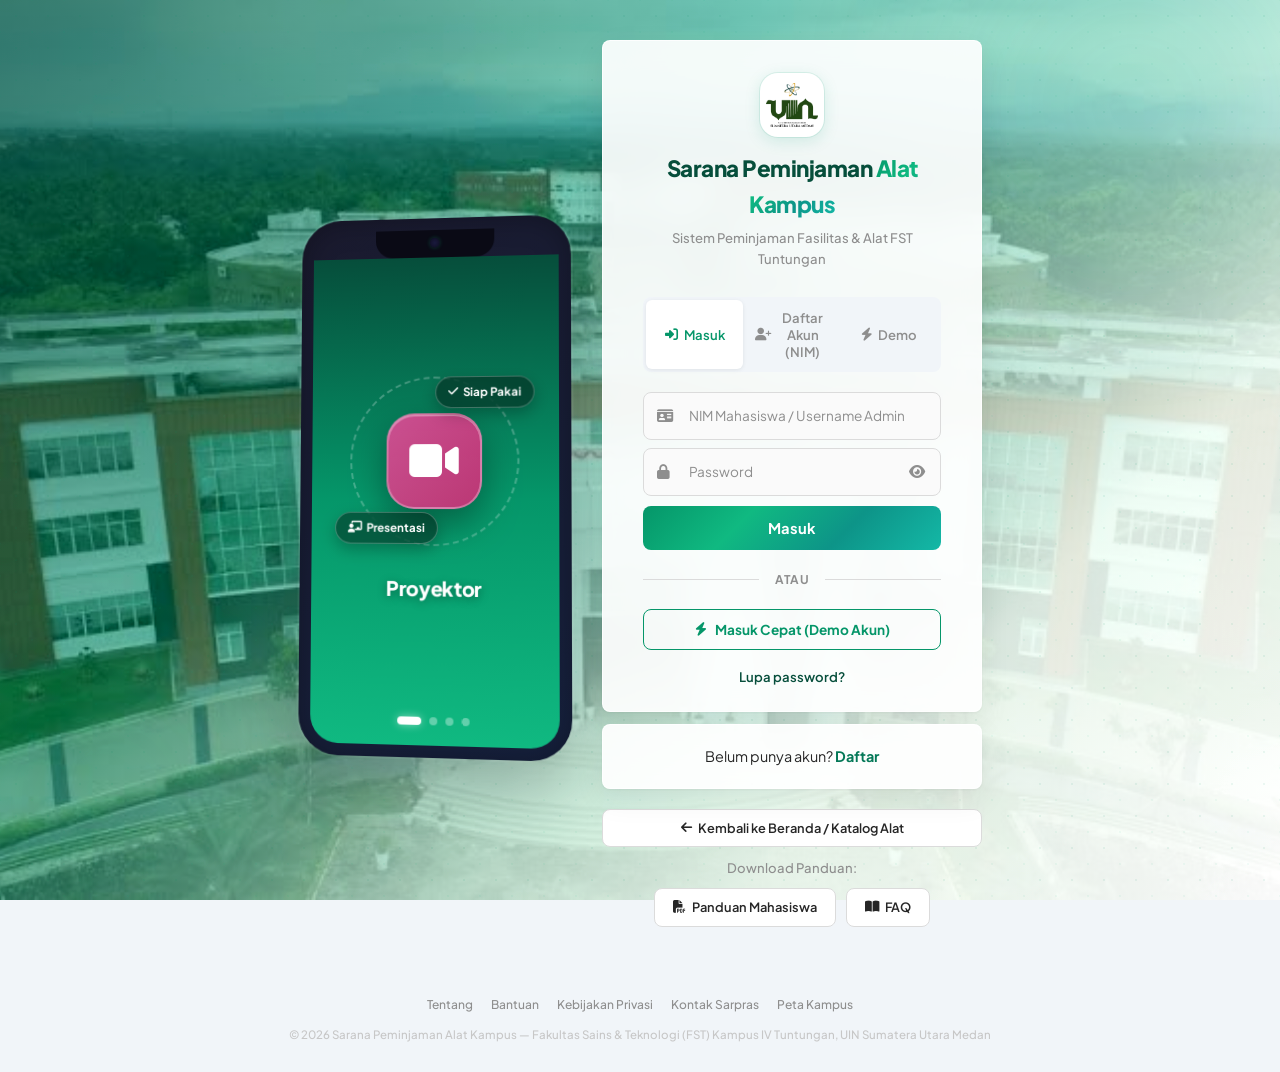
<file: login.html>
<!DOCTYPE html>
<html lang="id">
<head>
  <meta charset="UTF-8">
  <meta name="viewport" content="width=device-width, initial-scale=1.0">
  <title>Masuk — Sarana Peminjaman Alat Kampus | FST UINSU</title>
  <meta name="description" content="Halaman login dan pendaftaran Sarana Peminjaman Alat Kampus UIN Sumatera Utara Medan.">
  <link rel="preconnect" href="https://fonts.googleapis.com">
  <link rel="preconnect" href="https://fonts.gstatic.com" crossorigin>
  <link href="https://fonts.googleapis.com/css2?family=Plus+Jakarta+Sans:wght@300;400;500;600;700;800&display=swap" rel="stylesheet">
  <link rel="stylesheet" href="https://cdnjs.cloudflare.com/ajax/libs/font-awesome/6.4.0/css/all.min.css">
  <link rel="stylesheet" href="login.css">
</head>
<body>

  <!-- Animated Background -->
  <div class="ig-bg-wrapper">
    <div class="ig-gradient-orb orb-1"></div>
    <div class="ig-gradient-orb orb-2"></div>
    <div class="ig-gradient-orb orb-3"></div>
    <div class="ig-gradient-orb orb-4"></div>
  </div>

  <!-- Toast Container -->
  <div id="toast-container" class="toast-container"></div>

  <!-- Main Auth Container (Instagram Style) -->
  <div class="ig-auth-container">

    <!-- Left Side: Phone Mockup (Desktop only) -->
    <div class="ig-phone-side">
      <div class="ig-phone-frame">
        <div class="ig-phone-notch"></div>
        <div class="ig-phone-screen">
          <!-- Animated Visual Showcase (Tanpa Teks Tersedia, Animasi Barang Bergerak) -->
          <div class="ig-slideshow">
            <!-- Slide 1: Proyektor -->
            <div class="ig-slide active">
              <div class="ig-slide-visual">
                <div class="ig-item-stage">
                  <div class="ig-orbit-circle"></div>
                  <div class="ig-float-icon-main projector-theme">
                    <i class="fa-solid fa-video"></i>
                  </div>
                  <div class="ig-float-sub-chip chip-1">
                    <i class="fa-solid fa-check"></i> Siap Pakai
                  </div>
                  <div class="ig-float-sub-chip chip-2">
                    <i class="fa-solid fa-chalkboard-user"></i> Presentasi
                  </div>
                </div>
                <h3 class="ig-visual-title">Proyektor</h3>
              </div>
            </div>

            <!-- Slide 2: Kabel HDMI -->
            <div class="ig-slide">
              <div class="ig-slide-visual">
                <div class="ig-item-stage">
                  <div class="ig-orbit-circle"></div>
                  <div class="ig-float-icon-main hdmi-theme">
                    <i class="fa-solid fa-network-wired"></i>
                  </div>
                  <div class="ig-float-sub-chip chip-1">
                    <i class="fa-solid fa-laptop"></i> Laptop & PC
                  </div>
                  <div class="ig-float-sub-chip chip-2">
                    <i class="fa-solid fa-check"></i> Siap Pakai
                  </div>
                </div>
                <h3 class="ig-visual-title">Kabel HDMI</h3>
              </div>
            </div>

            <!-- Slide 3: Cok Sambung -->
            <div class="ig-slide">
              <div class="ig-slide-visual">
                <div class="ig-item-stage">
                  <div class="ig-orbit-circle"></div>
                  <div class="ig-float-icon-main cok-theme">
                    <i class="fa-solid fa-plug-circle-bolt"></i>
                  </div>
                  <div class="ig-float-sub-chip chip-1">
                    <i class="fa-solid fa-bolt"></i> Arus Listrik
                  </div>
                  <div class="ig-float-sub-chip chip-2">
                    <i class="fa-solid fa-check"></i> Siap Pakai
                  </div>
                </div>
                <h3 class="ig-visual-title">Cok Sambung</h3>
              </div>
            </div>

            <!-- Slide 4: Tiket QR Code -->
            <div class="ig-slide">
              <div class="ig-slide-visual">
                <div class="ig-item-stage">
                  <div class="ig-orbit-circle"></div>
                  <div class="ig-float-icon-main qr-theme">
                    <i class="fa-solid fa-qrcode"></i>
                  </div>
                  <div class="ig-float-sub-chip chip-1">
                    <i class="fa-solid fa-circle-check"></i> Instant Scan
                  </div>
                  <div class="ig-float-sub-chip chip-2">
                    <i class="fa-solid fa-ticket"></i> E-Ticket
                  </div>
                </div>
                <h3 class="ig-visual-title">Tiket Digital</h3>
              </div>
            </div>
          </div>
          <!-- Slide Dots -->
          <div class="ig-slide-dots">
            <span class="dot active"></span>
            <span class="dot"></span>
            <span class="dot"></span>
            <span class="dot"></span>
          </div>
        </div>
      </div>
    </div>

    <!-- Right Side: Auth Forms -->
    <div class="ig-form-side">

      <!-- Card 1: Login / Register Form -->
      <div class="ig-card ig-card-main">
        <!-- Brand Header -->
        <div class="ig-brand-header">
          <div class="ig-brand-logo-wrap">
            <img src="logo-uinsu.png" alt="Logo UINSU" class="ig-brand-logo">
          </div>
          <h1 class="ig-brand-name" style="font-size:1.4rem;">Sarana Peminjaman <span>Alat Kampus</span></h1>
          <p class="ig-brand-tagline">Sistem Peminjaman Fasilitas & Alat FST Tuntungan</p>
        </div>

        <!-- Top Auth Tabs for Quick Switch -->
        <div class="ig-auth-sub-tabs">
          <button type="button" class="ig-auth-tab-btn active" id="ig-tab-btn-login" onclick="switchToTab('login')">
            <i class="fa-solid fa-right-to-bracket"></i> Masuk
          </button>
          <button type="button" class="ig-auth-tab-btn" id="ig-tab-btn-register" onclick="switchToTab('register')">
            <i class="fa-solid fa-user-plus"></i> Daftar Akun (NIM)
          </button>
          <button type="button" class="ig-auth-tab-btn" id="ig-tab-btn-demo" onclick="switchToTab('demo')">
            <i class="fa-solid fa-bolt"></i> Demo
          </button>
        </div>

        <!-- Login Form -->
        <form id="ig-login-form" class="ig-form ig-form-active">
          <div class="ig-input-group">
            <input type="text" id="ig-login-id" placeholder=" " required autocomplete="username">
            <label for="ig-login-id">NIM Mahasiswa / Username Admin</label>
            <i class="fa-solid fa-id-card ig-input-icon"></i>
          </div>
          <div class="ig-input-group">
            <input type="password" id="ig-login-pass" placeholder=" " required autocomplete="current-password">
            <label for="ig-login-pass">Password</label>
            <i class="fa-solid fa-lock ig-input-icon"></i>
            <button type="button" class="ig-toggle-pass" onclick="togglePasswordVisibility('ig-login-pass', this)">
              <i class="fa-solid fa-eye"></i>
            </button>
          </div>

          <button type="submit" class="ig-btn-primary" id="ig-btn-login">
            <span class="ig-btn-text">Masuk</span>
            <span class="ig-btn-loader hidden"><i class="fa-solid fa-spinner fa-spin"></i></span>
          </button>

          <!-- Divider -->
          <div class="ig-divider">
            <span>ATAU</span>
          </div>

          <!-- Demo Quick Access -->
          <button type="button" class="ig-btn-demo" onclick="switchToTab('demo')">
            <i class="fa-solid fa-bolt"></i> Masuk Cepat (Demo Akun)
          </button>

          <a href="javascript:void(0)" class="ig-forgot-link" onclick="showToast('Hubungi Koordinator Sarpras FST Kampus IV Tuntungan untuk reset password.', 'info')">Lupa password?</a>
        </form>

        <!-- Register Form -->
        <form id="ig-register-form" class="ig-form">
          <p class="ig-register-intro">Pendaftaran Akun Mahasiswa Fakultas Sains & Teknologi (FST) UINSU Medan menggunakan NIM.</p>

          <div class="ig-input-group">
            <input type="text" id="ig-reg-nim" placeholder=" " required pattern="[0-9]{8,15}" title="Masukkan nomor NIM mahasiswa yang valid">
            <label for="ig-reg-nim">NIM Mahasiswa (Contoh: 0701222015)</label>
            <i class="fa-solid fa-address-card ig-input-icon"></i>
          </div>
          <div class="ig-input-group">
            <input type="text" id="ig-reg-name" placeholder=" " required>
            <label for="ig-reg-name">Nama Lengkap Mahasiswa</label>
            <i class="fa-solid fa-user ig-input-icon"></i>
          </div>
          <div class="ig-input-group">
            <input type="text" id="ig-reg-class" placeholder=" " required>
            <label for="ig-reg-class">Kelas / Rombel Asal (Contoh: ILKOM-1 / SI-2)</label>
            <i class="fa-solid fa-chalkboard-user ig-input-icon"></i>
          </div>
          <div class="ig-input-group">
            <input type="text" id="ig-reg-prodi" value="S1 Ilmu Komputer (FST)" readonly required style="width:100%; padding:14px 14px 14px 42px; background:rgba(5, 150, 105, 0.08); border:1px solid rgba(5, 150, 105, 0.3); border-radius:var(--ig-radius); font-family:inherit; font-size:0.88rem; color:#065f46; font-weight:700; outline:none; cursor:not-allowed;">
            <label for="ig-reg-prodi" style="top:-1px; transform:translateY(-50%); font-size:0.7rem; color:var(--ig-green); background:var(--ig-card); left:36px; font-weight:600;">Program Studi (Khusus Ilmu Komputer FST)</label>
            <i class="fa-solid fa-building-columns ig-input-icon" style="color:var(--ig-green);"></i>
          </div>
          <div style="font-size:0.74rem; color:#047857; margin:-2px 0 8px 4px; display:flex; align-items:center; gap:5px;">
            <i class="fa-solid fa-circle-check"></i> Layanan peminjaman alat saat ini dikhususkan untuk <b>Prodi Ilmu Komputer (ILKOM)</b>.
          </div>
          <div class="ig-input-group">
            <input type="tel" id="ig-reg-phone" placeholder=" " required>
            <label for="ig-reg-phone">No. WhatsApp Aktif</label>
            <i class="fa-brands fa-whatsapp ig-input-icon"></i>
          </div>
          <div class="ig-input-group">
            <input type="password" id="ig-reg-pass" placeholder=" " minlength="4" required autocomplete="new-password">
            <label for="ig-reg-pass">Buat Password</label>
            <i class="fa-solid fa-key ig-input-icon"></i>
            <button type="button" class="ig-toggle-pass" onclick="togglePasswordVisibility('ig-reg-pass', this)">
              <i class="fa-solid fa-eye"></i>
            </button>
          </div>
          <div class="ig-input-group">
            <input type="password" id="ig-reg-pass-confirm" placeholder=" " minlength="4" required autocomplete="new-password">
            <label for="ig-reg-pass-confirm">Ulangi Password</label>
            <i class="fa-solid fa-check-double ig-input-icon"></i>
          </div>

          <p class="ig-terms-text">
            Khusus sivitas akademika Fakultas Sains & Teknologi (FST) Kampus IV Tuntungan. Dengan mendaftar, Anda menyetujui tata tertib peminjaman.
          </p>

          <button type="submit" class="ig-btn-primary">
            <span class="ig-btn-text">Daftar Akun Mahasiswa FST</span>
            <span class="ig-btn-loader hidden"><i class="fa-solid fa-spinner fa-spin"></i></span>
          </button>
        </form>

        <!-- Demo Panel -->
        <div id="ig-demo-panel" class="ig-form">
          <p class="ig-register-intro">Pilih profil untuk langsung masuk & uji coba:</p>

          <div class="ig-demo-cards">
            <!-- Akun Mahasiswa 1 -->
            <div class="ig-demo-card" data-role="student" data-idx="0">
              <div class="ig-demo-avatar student">
                <i class="fa-solid fa-user-graduate"></i>
              </div>
              <div class="ig-demo-info">
                <strong>Ahmad Farhan</strong>
                <span>NIM: 0701222012 • Kelas ILKOM-1</span>
                <span class="ig-demo-role-tag">Mahasiswa FST</span>
              </div>
              <i class="fa-solid fa-chevron-right ig-demo-arrow"></i>
            </div>

            <!-- Akun Mahasiswa 2 -->
            <div class="ig-demo-card" data-role="student" data-idx="1">
              <div class="ig-demo-avatar student-2">
                <i class="fa-solid fa-user-graduate"></i>
              </div>
              <div class="ig-demo-info">
                <strong>Siti Nurhaliza</strong>
                <span>NIM: 0701223088 • Kelas ILKOM-2</span>
                <span class="ig-demo-role-tag">Mahasiswa Ilmu Komputer</span>
              </div>
              <i class="fa-solid fa-chevron-right ig-demo-arrow"></i>
            </div>

            <!-- Akun Khusus Admin -->
            <div class="ig-demo-card ig-demo-admin" data-role="admin">
              <div class="ig-demo-avatar admin">
                <i class="fa-solid fa-user-shield"></i>
              </div>
              <div class="ig-demo-info">
                <strong>Admin Sarpras FST (Pakdul)</strong>
                <span>Username: admin • Koordinator Alat FST</span>
                <span class="ig-demo-role-tag admin-tag"><i class="fa-solid fa-circle-check"></i> Akun Khusus Admin (Bisa ACC)</span>
              </div>
              <i class="fa-solid fa-chevron-right ig-demo-arrow"></i>
            </div>
          </div>

          <button type="button" class="ig-btn-back" onclick="switchToTab('login')">
            <i class="fa-solid fa-arrow-left"></i> Kembali ke Login
          </button>
        </div>
      </div>

      <!-- Card 2: Switch Tab -->
      <div class="ig-card ig-card-switch" id="ig-switch-card">
        <p id="ig-switch-text">Belum punya akun? <a href="javascript:void(0)" id="ig-switch-link" onclick="switchToTab('register')"><strong>Daftar</strong></a></p>
      </div>

      <!-- Footer Links -->
      <div class="ig-footer-links">
        <a href="index.html" class="ig-app-badge" style="justify-content:center; text-decoration:none; margin-bottom:10px; width:100%; font-weight:600;">
          <i class="fa-solid fa-arrow-left"></i> Kembali ke Beranda / Katalog Alat
        </a>
        <span>Download Panduan:</span>
        <div class="ig-app-badges">
          <a href="#" class="ig-app-badge">
            <i class="fa-solid fa-file-pdf"></i> Panduan Mahasiswa
          </a>
          <a href="#" class="ig-app-badge">
            <i class="fa-solid fa-book-open"></i> FAQ
          </a>
        </div>
      </div>
    </div>
  </div>

  <!-- Bottom Footer -->
  <footer class="ig-page-footer">
    <div class="ig-footer-inner">
      <div class="ig-footer-links-row">
        <a href="#">Tentang</a>
        <a href="#">Bantuan</a>
        <a href="#">Kebijakan Privasi</a>
        <a href="#">Kontak Sarpras</a>
        <a href="#">Peta Kampus</a>
      </div>
      <p>© 2026 Sarana Peminjaman Alat Kampus — Fakultas Sains & Teknologi (FST) Kampus IV Tuntungan, UIN Sumatera Utara Medan</p>
    </div>
  </footer>

  <script src="login.js"></script>
</body>
</html>
</file>
<file: style.css>
:root {
  --font-family: 'Plus Jakarta Sans', system-ui, -apple-system, sans-serif;
  
  /* Color Palette - Paduan Putih & Hijau UINSU */
  --bg-page: #f8fafc;
  --bg-card: #ffffff;
  --bg-card-hover: #f0fdf4;
  --border-light: #e2e8f0;
  --border-green: rgba(5, 150, 105, 0.25);
  
  /* Primary Green (Khas UINSU) */
  --primary: #059669;
  --primary-hover: #047857;
  --primary-dark: #064e3b;
  --primary-light: #ecfdf5;
  --primary-subtle: #d1fae5;
  
  /* Secondary & Accents */
  --secondary: #0d9488;
  --accent-gold: #d97706;
  --accent-gold-light: #fef3c7;
  --accent-emerald: #10b981;
  --accent-rose: #e11d48;
  --accent-rose-light: #ffe4e6;

  /* Typography Colors */
  --text-primary: #0f172a;
  --text-secondary: #334155;
  --text-muted: #64748b;
  --text-light: #ffffff;

  /* Shadows */
  --shadow-sm: 0 1px 3px rgba(0, 0, 0, 0.06), 0 1px 2px rgba(0, 0, 0, 0.04);
  --shadow-card: 0 4px 20px -2px rgba(15, 23, 42, 0.06), 0 2px 6px -1px rgba(15, 23, 42, 0.04);
  --shadow-card-hover: 0 14px 30px -4px rgba(5, 150, 105, 0.16), 0 4px 10px -2px rgba(0, 0, 0, 0.04);
  --shadow-glow: 0 0 25px rgba(16, 185, 129, 0.25);

  --radius-sm: 8px;
  --radius-md: 14px;
  --radius-lg: 20px;
  --radius-pill: 9999px;

  --transition: all 0.25s cubic-bezier(0.4, 0, 0.2, 1);
}

* {
  box-sizing: border-box;
  margin: 0;
  padding: 0;
}

html, body {
  font-family: var(--font-family);
  background-color: var(--bg-page);
  color: var(--text-primary);
  min-height: 100vh;
  position: relative;
  overflow-x: hidden;
  max-width: 100vw;
  width: 100%;
  line-height: 1.6;
}

/* Background Kampus UINSU - Mode Paduan Hijau Emerald & Putih */
body::before {
  content: '';
  position: fixed;
  top: 0;
  left: 0;
  width: 100%;
  height: 100%;
  background: 
    linear-gradient(135deg, 
      rgba(6, 78, 59, 0.28) 0%, 
      rgba(240, 253, 244, 0.82) 40%, 
      rgba(248, 250, 252, 0.90) 100%),
    url('bg-kampus.jpg') center top / cover no-repeat;
  pointer-events: none;
  z-index: -2;
  filter: brightness(1.05) saturate(1.25);
}

/* Ambient Subtle Lighting */
.glow-bg {
  position: fixed;
  border-radius: 50%;
  filter: blur(120px);
  pointer-events: none;
  z-index: -1;
}

.glow-1 {
  width: 500px;
  height: 500px;
  background: radial-gradient(circle, rgba(16, 185, 129, 0.12) 0%, transparent 70%);
  top: -100px;
  right: -100px;
}

.glow-2 {
  width: 600px;
  height: 600px;
  background: radial-gradient(circle, rgba(5, 150, 105, 0.08) 0%, transparent 70%);
  bottom: 10%;
  left: -200px;
}

.glow-3 {
  width: 400px;
  height: 400px;
  background: radial-gradient(circle, rgba(217, 119, 6, 0.06) 0%, transparent 70%);
  top: 40%;
  right: 10%;
}

/* Generic Clean Card */
.glass-card {
  background: var(--bg-card);
  border: 1px solid var(--border-light);
  border-radius: var(--radius-md);
  box-shadow: var(--shadow-card);
  transition: var(--transition);
}

.gradient-text {
  background: linear-gradient(135deg, #059669, #10b981);
  -webkit-background-clip: text;
  -webkit-text-fill-color: transparent;
}

/* Navbar */
.navbar {
  position: sticky;
  top: 0;
  z-index: 100;
  display: flex;
  align-items: center;
  justify-content: space-between;
  padding: 0.9rem 3rem;
  background: rgba(255, 255, 255, 0.94);
  backdrop-filter: blur(14px);
  -webkit-backdrop-filter: blur(14px);
  border-bottom: 2px solid #10b981;
  box-shadow: 0 4px 20px -2px rgba(0, 0, 0, 0.04);
}

.nav-brand {
  display: flex;
  align-items: center;
  gap: 12px;
}

.brand-logo-container {
  width: 48px;
  height: 48px;
  border-radius: 12px;
  background: #ffffff;
  display: flex;
  align-items: center;
  justify-content: center;
  padding: 4px;
  box-shadow: 0 4px 12px rgba(16, 185, 129, 0.2);
  border: 1px solid rgba(5, 150, 105, 0.2);
  transition: transform 0.3s ease;
}

.brand-logo-container:hover {
  transform: scale(1.06);
}

.brand-uinsu-logo {
  width: 100%;
  height: 100%;
  object-fit: contain;
}

.brand-text {
  display: flex;
  flex-direction: column;
}

.brand-title {
  font-size: 1.25rem;
  font-weight: 800;
  letter-spacing: -0.5px;
  color: var(--primary-dark);
}

.brand-sub {
  font-size: 0.75rem;
  color: var(--text-muted);
  font-weight: 600;
}

.nav-actions {
  display: flex;
  align-items: center;
  gap: 1rem;
}

.role-switcher-badge {
  display: flex;
  align-items: center;
  gap: 8px;
  padding: 7px 15px;
  background: #f0fdf4;
  border: 1px solid rgba(5, 150, 105, 0.3);
  border-radius: var(--radius-pill);
  font-size: 0.825rem;
  font-weight: 600;
  color: #047857;
  cursor: pointer;
  transition: var(--transition);
}

.role-switcher-badge:hover {
  background: #d1fae5;
  border-color: var(--primary);
  transform: translateY(-1px);
}

/* Main Layout */
.main-wrapper {
  max-width: 1300px;
  margin: 0 auto;
  padding: 2rem 2rem 5rem 2rem;
  position: relative;
  z-index: 10;
}

/* View Navigation Bar */
.view-navigation {
  display: flex;
  gap: 8px;
  margin-bottom: 2rem;
  background: #ffffff;
  padding: 6px;
  border-radius: var(--radius-pill);
  border: 1px solid var(--border-light);
  box-shadow: var(--shadow-sm);
  width: fit-content;
}

.nav-tab {
  border: none;
  background: transparent;
  color: var(--text-secondary);
  font-family: inherit;
  font-size: 0.9rem;
  font-weight: 600;
  padding: 9px 20px;
  border-radius: var(--radius-pill);
  cursor: pointer;
  display: flex;
  align-items: center;
  gap: 8px;
  transition: var(--transition);
}

.nav-tab:hover {
  color: var(--primary);
  background: #f0fdf4;
}

.nav-tab.active {
  background: linear-gradient(135deg, #059669, #047857);
  color: #ffffff;
  box-shadow: 0 4px 14px rgba(5, 150, 105, 0.35);
}

.badge {
  background: rgba(255, 255, 255, 0.25);
  color: #fff;
  font-size: 0.7rem;
  padding: 2px 7px;
  border-radius: var(--radius-pill);
  font-weight: 700;
}

.nav-tab.active .badge {
  background: rgba(255, 255, 255, 0.3);
  color: #fff;
}

.badge-warning {
  background: var(--accent-gold);
  color: #fff;
}

/* Views */
.view-panel {
  display: none;
  animation: fadeIn 0.3s cubic-bezier(0.4, 0, 0.2, 1);
}

.view-panel.active {
  display: block;
}

@keyframes fadeIn {
  from { opacity: 0; transform: translateY(6px); }
  to { opacity: 1; transform: translateY(0); }
}

/* ============================================================
   HERO BANNER (PADUAN HIJAU, PUTIH, & GAMBAR KAMPUS TERANG)
============================================================ */
.hero-banner {
  display: grid;
  grid-template-columns: 1.35fr 1fr;
  gap: 2.2rem;
  padding: 3.2rem 3rem;
  margin-bottom: 2.5rem;
  position: relative;
  overflow: hidden;
  border-radius: var(--radius-lg);
  border: 1px solid rgba(5, 150, 105, 0.25);
  box-shadow: 0 15px 35px -5px rgba(5, 150, 105, 0.12), 0 5px 15px rgba(0, 0, 0, 0.04);
  background: #ffffff;
}

/* Background image layer for Hero: Daylight Campus with soft White-Green wash */
.hero-banner-bg {
  position: absolute;
  inset: 0;
  background: 
    linear-gradient(95deg, 
      rgba(255, 255, 255, 0.96) 0%, 
      rgba(255, 255, 255, 0.88) 45%, 
      rgba(255, 255, 255, 0.38) 75%, 
      rgba(240, 253, 244, 0.45) 100%),
    url('bg-kampus.jpg') center 35% / cover no-repeat;
  z-index: 0;
  filter: brightness(1.18) saturate(1.22) contrast(1.02);
  transition: transform 0.8s ease;
}

.hero-banner:hover .hero-banner-bg {
  transform: scale(1.03);
}

.hero-banner::after {
  content: '';
  position: absolute;
  top: 0;
  right: 0;
  width: 350px;
  height: 100%;
  background: radial-gradient(circle, rgba(16, 185, 129, 0.15), transparent 70%);
  pointer-events: none;
  z-index: 1;
}

.hero-content {
  position: relative;
  z-index: 2;
}

.hero-badge-group {
  display: flex;
  align-items: center;
  gap: 8px;
  flex-wrap: wrap;
  margin-bottom: 1.1rem;
}

.hero-badge {
  display: inline-flex;
  align-items: center;
  gap: 6px;
  padding: 5px 14px;
  border-radius: var(--radius-pill);
  background: #ffffff;
  border: 1px solid rgba(5, 150, 105, 0.3);
  color: #047857;
  font-size: 0.8rem;
  font-weight: 700;
  box-shadow: 0 2px 8px rgba(0, 0, 0, 0.04);
}

.hero-badge-location {
  background: #fef3c7;
  border-color: rgba(217, 119, 6, 0.35);
  color: #b45309;
}

.hero-title {
  font-size: 2.35rem;
  font-weight: 800;
  line-height: 1.25;
  margin-bottom: 1rem;
  letter-spacing: -0.5px;
  color: #064e3b;
}

.hero-desc {
  color: #334155;
  font-size: 1rem;
  margin-bottom: 2rem;
  max-width: 580px;
  line-height: 1.6;
  font-weight: 500;
}

.hero-stats {
  display: flex;
  align-items: center;
  gap: 1.8rem;
}

.stat-item {
  display: flex;
  flex-direction: column;
}

.stat-number {
  font-size: 1.85rem;
  font-weight: 800;
  color: #064e3b;
}

.stat-number.text-success {
  color: #059669;
}

.stat-number.text-warning {
  color: #d97706;
}

.stat-label {
  font-size: 0.8rem;
  color: #64748b;
  font-weight: 600;
}

.stat-divider {
  width: 1px;
  height: 38px;
  background: rgba(5, 150, 105, 0.2);
}

.hero-illustration {
  display: flex;
  flex-direction: column;
  justify-content: center;
  gap: 1.1rem;
  position: relative;
  z-index: 2;
}

.floating-gadget {
  display: flex;
  align-items: center;
  gap: 1.1rem;
  padding: 1.1rem 1.5rem;
  border-radius: var(--radius-md);
  background: rgba(255, 255, 255, 0.94);
  border: 1px solid rgba(5, 150, 105, 0.22);
  backdrop-filter: blur(12px);
  -webkit-backdrop-filter: blur(12px);
  box-shadow: 0 8px 24px rgba(15, 23, 42, 0.08);
  transition: var(--transition);
  color: #0f172a;
}

.floating-gadget:hover {
  transform: translateX(8px);
  border-color: #059669;
  background: #ffffff;
  box-shadow: 0 12px 28px rgba(5, 150, 105, 0.2);
}

.floating-gadget i {
  font-size: 1.6rem;
  width: 44px;
  height: 44px;
  border-radius: 10px;
  display: flex;
  align-items: center;
  justify-content: center;
}

.card-hdmi i {
  background: #eff6ff;
  color: #2563eb;
}

.card-projector i {
  background: #fdf2f8;
  color: #db2777;
}

.card-plug i {
  background: #fef3c7;
  color: #d97706;
}

.floating-gadget strong {
  display: block;
  font-size: 0.95rem;
  color: #0f172a;
}

.floating-gadget small {
  color: #64748b;
  font-size: 0.78rem;
  font-weight: 500;
}

/* ============================================================
   FILTER & SEARCH BAR
============================================================ */
.filter-bar {
  display: flex;
  align-items: center;
  justify-content: space-between;
  padding: 1.1rem 1.6rem;
  margin-bottom: 2rem;
  gap: 1rem;
  flex-wrap: wrap;
  background: #ffffff;
  border: 1px solid var(--border-light);
  box-shadow: var(--shadow-card);
  border-radius: var(--radius-md);
}

.search-box {
  display: flex;
  align-items: center;
  gap: 10px;
  background: #f8fafc;
  border: 1px solid #cbd5e1;
  padding: 9px 18px;
  border-radius: var(--radius-pill);
  flex: 1;
  min-width: 280px;
  transition: var(--transition);
}

.search-box:focus-within {
  border-color: var(--primary);
  background: #ffffff;
  box-shadow: 0 0 0 3px rgba(5, 150, 105, 0.15);
}

.search-box i {
  color: var(--text-muted);
}

.search-box input {
  background: transparent;
  border: none;
  outline: none;
  color: var(--text-primary);
  font-family: inherit;
  font-size: 0.9rem;
  width: 100%;
}

.search-box input::placeholder {
  color: #94a3b8;
}

.category-pills {
  display: flex;
  gap: 8px;
  flex-wrap: wrap;
}

.pill {
  background: #f1f5f9;
  border: 1px solid var(--border-light);
  color: #475569;
  padding: 8px 18px;
  border-radius: var(--radius-pill);
  font-family: inherit;
  font-size: 0.85rem;
  font-weight: 600;
  cursor: pointer;
  display: flex;
  align-items: center;
  gap: 6px;
  transition: var(--transition);
}

.pill:hover {
  background: #ecfdf5;
  color: var(--primary);
  border-color: rgba(5, 150, 105, 0.3);
}

.pill.active {
  background: var(--primary);
  border-color: var(--primary-hover);
  color: #ffffff;
  box-shadow: 0 4px 12px rgba(5, 150, 105, 0.28);
}

/* ============================================================
   ITEMS GRID & EQUIPMENT CARDS
============================================================ */
.items-grid {
  display: grid;
  grid-template-columns: repeat(auto-fill, minmax(350px, 1fr));
  gap: 1.8rem;
}

.equipment-card {
  border-radius: var(--radius-lg);
  overflow: hidden;
  display: flex;
  flex-direction: column;
  position: relative;
  background: #ffffff;
  border: 1px solid var(--border-light);
  box-shadow: var(--shadow-card);
  transition: var(--transition);
}

.equipment-card:hover {
  transform: translateY(-6px);
  border-color: rgba(5, 150, 105, 0.4);
  box-shadow: var(--shadow-card-hover);
}

.card-top {
  position: relative;
  height: 180px;
  overflow: hidden;
  background: linear-gradient(135deg, #f0fdf4 0%, #ecfdf5 100%);
  display: flex;
  align-items: center;
  justify-content: center;
  border-bottom: 1px solid rgba(5, 150, 105, 0.1);
}

.item-badge-category {
  position: absolute;
  top: 14px;
  left: 14px;
  z-index: 2;
  font-size: 0.75rem;
  font-weight: 700;
  padding: 4px 10px;
  border-radius: var(--radius-pill);
}

.badge-hdmi {
  background: #eff6ff;
  color: #1d4ed8;
  border: 1px solid rgba(37, 99, 235, 0.3);
}

.badge-proyektor {
  background: #fdf2f8;
  color: #be185d;
  border: 1px solid rgba(219, 39, 119, 0.3);
}

.badge-coksambung {
  background: #fef3c7;
  color: #b45309;
  border: 1px solid rgba(217, 119, 6, 0.3);
}

.stock-status-pill {
  position: absolute;
  top: 14px;
  right: 14px;
  z-index: 2;
  font-size: 0.75rem;
  font-weight: 700;
  padding: 4px 10px;
  border-radius: var(--radius-pill);
}

.status-ready {
  background: #d1fae5;
  color: #065f46;
  border: 1px solid rgba(5, 150, 105, 0.4);
}

.status-out {
  background: #ffe4e6;
  color: #9f1239;
  border: 1px solid rgba(225, 29, 72, 0.4);
}

.item-visual-icon {
  font-size: 4rem;
  color: #059669;
  opacity: 0.9;
  transition: transform 0.3s ease;
}

.equipment-card:hover .item-visual-icon {
  transform: scale(1.1);
}

.card-body {
  padding: 1.5rem;
  display: flex;
  flex-direction: column;
  flex: 1;
  background: #ffffff;
}

.item-title {
  font-size: 1.15rem;
  font-weight: 700;
  margin-bottom: 0.4rem;
  color: #0f172a;
}

.item-specs {
  color: #475569;
  font-size: 0.85rem;
  margin-bottom: 1.2rem;
  flex: 1;
  line-height: 1.5;
}

.card-meta-list {
  display: flex;
  flex-direction: column;
  gap: 6px;
  margin-bottom: 1.2rem;
  font-size: 0.825rem;
  border-top: 1px solid #f1f5f9;
  padding-top: 1rem;
}

.meta-row {
  display: flex;
  justify-content: space-between;
  color: #64748b;
}

.meta-row span:last-child {
  color: #0f172a;
  font-weight: 600;
}

.card-footer {
  display: flex;
  gap: 10px;
}

/* ============================================================
   BUTTONS
============================================================ */
.btn {
  font-family: inherit;
  font-size: 0.875rem;
  font-weight: 600;
  padding: 10px 18px;
  border-radius: var(--radius-sm);
  border: none;
  cursor: pointer;
  display: inline-flex;
  align-items: center;
  justify-content: center;
  gap: 8px;
  transition: var(--transition);
}

.btn-block {
  width: 100%;
}

.btn-sm {
  padding: 6px 14px;
  font-size: 0.8rem;
  border-radius: 6px;
}

.btn-primary {
  background: linear-gradient(135deg, #059669, #047857);
  color: #ffffff;
  box-shadow: 0 4px 12px rgba(5, 150, 105, 0.25);
}

.btn-primary:hover {
  background: linear-gradient(135deg, #047857, #064e3b);
  box-shadow: 0 6px 16px rgba(5, 150, 105, 0.35);
  transform: translateY(-1px);
}

.btn-success {
  background: #10b981;
  color: #ffffff;
}

.btn-success:hover {
  background: #059669;
}

.btn-danger {
  background: #e11d48;
  color: #ffffff;
}

.btn-danger:hover {
  background: #be123c;
}

.btn-outline {
  background: #ffffff;
  border: 1px solid rgba(5, 150, 105, 0.3);
  color: #047857;
}

.btn-outline:hover {
  background: #f0fdf4;
  border-color: #059669;
}

.btn-secondary {
  background: #f1f5f9;
  color: #475569;
}

.btn-secondary:hover {
  background: #e2e8f0;
}

.btn:disabled {
  opacity: 0.5;
  cursor: not-allowed;
  pointer-events: none;
}

/* ============================================================
   PANEL HEADER & USER INFO
============================================================ */
.panel-header {
  display: flex;
  justify-content: space-between;
  align-items: center;
  margin-bottom: 2rem;
  gap: 1rem;
  flex-wrap: wrap;
}

.panel-header h2 {
  color: #064e3b;
  font-weight: 800;
  margin-bottom: 4px;
}

.user-info-card {
  display: flex;
  align-items: center;
  gap: 12px;
  padding: 10px 18px;
  background: #ffffff;
  border: 1px solid var(--border-light);
  border-radius: var(--radius-md);
  box-shadow: var(--shadow-sm);
}

.panel-header-sub {
  display: flex;
  justify-content: space-between;
  align-items: center;
  margin-bottom: 1.2rem;
  flex-wrap: wrap;
  gap: 1rem;
}

.panel-header-sub h3 {
  color: #064e3b;
  font-weight: 700;
}

/* ============================================================
   TABLES
============================================================ */
.table-container {
  overflow-x: auto;
  border-radius: var(--radius-md);
  background: #ffffff;
  border: 1px solid var(--border-light);
  box-shadow: var(--shadow-card);
}

.custom-table {
  width: 100%;
  border-collapse: collapse;
  text-align: left;
  font-size: 0.875rem;
}

.custom-table th {
  background: #f0fdf4;
  padding: 14px 18px;
  color: #064e3b;
  font-weight: 700;
  border-bottom: 2px solid #d1fae5;
  white-space: nowrap;
}

.custom-table td {
  padding: 14px 18px;
  border-bottom: 1px solid #f1f5f9;
  vertical-align: middle;
  color: #1e293b;
}

.custom-table tr:hover td {
  background: #f8fafc;
}

/* Status Chips */
.status-tag {
  display: inline-flex;
  align-items: center;
  gap: 6px;
  padding: 4px 12px;
  border-radius: var(--radius-pill);
  font-size: 0.75rem;
  font-weight: 700;
}

.status-tag.pending {
  background: #fef3c7;
  color: #b45309;
  border: 1px solid rgba(217, 119, 6, 0.3);
}

.status-tag.approved {
  background: #d1fae5;
  color: #065f46;
  border: 1px solid rgba(5, 150, 105, 0.35);
}

.status-tag.rejected {
  background: #ffe4e6;
  color: #9f1239;
  border: 1px solid rgba(225, 29, 72, 0.3);
}

.status-tag.returned {
  background: #eff6ff;
  color: #1d4ed8;
  border: 1px solid rgba(37, 99, 235, 0.3);
}

/* Empty State */
.empty-state {
  text-align: center;
  padding: 4rem 2rem;
}

.empty-state i {
  font-size: 3.5rem;
  color: #94a3b8;
  margin-bottom: 1rem;
}

.empty-state h3 {
  font-size: 1.25rem;
  margin-bottom: 0.5rem;
  color: #0f172a;
}

.empty-state p {
  color: #64748b;
  max-width: 450px;
  margin: 0 auto 1.5rem auto;
  font-size: 0.9rem;
}

.hidden {
  display: none !important;
}

/* ============================================================
   ADMIN CONTROL CENTER
============================================================ */
.admin-metrics-grid {
  display: grid;
  grid-template-columns: repeat(auto-fit, minmax(230px, 1fr));
  gap: 1.2rem;
  margin-bottom: 2rem;
}

.metric-card {
  padding: 1.5rem;
  display: flex;
  align-items: center;
  gap: 1.2rem;
  background: #ffffff;
  border: 1px solid var(--border-light);
  box-shadow: var(--shadow-card);
  cursor: pointer;
  transition: transform 0.2s ease, box-shadow 0.2s ease, border-color 0.2s ease;
  user-select: none;
}

.metric-card:hover {
  transform: translateY(-3px);
  border-color: #059669;
  box-shadow: 0 8px 20px rgba(5, 150, 105, 0.15);
}

.metric-card:active {
  transform: scale(0.97);
}

.metric-icon {
  width: 52px;
  height: 52px;
  border-radius: 14px;
  display: flex;
  align-items: center;
  justify-content: center;
  font-size: 1.4rem;
}

.bg-blue { background: #eff6ff; color: #2563eb; }
.bg-green { background: #d1fae5; color: #059669; }
.bg-purple { background: #f3e8ff; color: #9333ea; }
.bg-yellow { background: #fef3c7; color: #d97706; }
.bg-indigo { background: #e0e7ff; color: #4f46e5; }
.bg-pink { background: #fce7f3; color: #db2777; }
.bg-amber { background: #fef3c7; color: #d97706; }

.metric-val {
  font-size: 1.85rem;
  font-weight: 800;
  display: block;
  line-height: 1.2;
  color: #064e3b;
}

.metric-title {
  font-size: 0.8rem;
  color: #64748b;
  font-weight: 600;
}

/* Admin Sub Tabs */
.admin-sub-tabs {
  display: flex;
  gap: 8px;
  margin-bottom: 1.5rem;
  border-bottom: 1px solid var(--border-light);
  padding-bottom: 0.6rem;
  overflow-x: auto;
  overflow-y: hidden;
  -webkit-overflow-scrolling: touch;
  touch-action: pan-x;
  width: 100%;
  box-sizing: border-box;
}

.admin-sub-tabs::-webkit-scrollbar {
  height: 4px;
}

.admin-sub-tabs::-webkit-scrollbar-track {
  background: #f1f5f9;
  border-radius: 4px;
}

.admin-sub-tabs::-webkit-scrollbar-thumb {
  background: #10b981;
  border-radius: 4px;
}

.sub-tab {
  background: transparent;
  border: 1px solid transparent;
  color: #64748b;
  font-family: inherit;
  font-size: 0.88rem;
  font-weight: 600;
  padding: 8px 14px;
  border-radius: var(--radius-sm);
  cursor: pointer;
  transition: var(--transition);
  display: flex;
  align-items: center;
  gap: 6px;
  white-space: nowrap;
  flex-shrink: 0;
  touch-action: pan-x;
  user-select: none;
  -webkit-user-select: none;
}

.sub-tab:hover {
  color: var(--primary);
  background: #f0fdf4;
}

.sub-tab.active {
  color: #047857;
  background: #d1fae5;
  border: 1px solid rgba(5, 150, 105, 0.4);
}

.admin-sub-panel {
  display: none;
}

.admin-sub-panel.active {
  display: block;
}

.admin-lock-box {
  padding: 4rem 2rem;
  margin: 2rem 0;
  background: #ffffff;
  border: 1px solid var(--border-light);
  text-align: center;
}

.admin-lock-box h2 {
  color: #064e3b;
  margin-bottom: 0.5rem;
}

.lock-icon {
  font-size: 3.5rem;
  margin-bottom: 1rem;
}

/* ============================================================
   MODALS & FORMS
============================================================ */
.modal-backdrop {
  position: fixed;
  inset: 0;
  background: rgba(15, 23, 42, 0.6);
  backdrop-filter: blur(6px);
  -webkit-backdrop-filter: blur(6px);
  z-index: 200;
  display: flex;
  align-items: center;
  justify-content: center;
  padding: 1.5rem;
  opacity: 0;
  visibility: hidden;
  transition: all 0.25s ease;
}

.modal-backdrop.show {
  opacity: 1;
  visibility: visible;
}

.modal-box {
  width: 100%;
  max-width: 520px;
  max-height: 90vh;
  overflow-y: auto;
  background: #ffffff;
  border: 1px solid var(--border-light);
  border-radius: var(--radius-md);
  box-shadow: 0 20px 40px rgba(0, 0, 0, 0.15);
  transform: scale(0.95);
  transition: transform 0.25s cubic-bezier(0.4, 0, 0.2, 1);
}

.modal-backdrop.show .modal-box {
  transform: scale(1);
}

.modal-lg {
  max-width: 650px;
}

.modal-header {
  display: flex;
  align-items: center;
  justify-content: space-between;
  padding: 1.4rem 1.6rem;
  background: #f0fdf4;
  border-bottom: 1px solid #d1fae5;
}

.modal-header h3 {
  font-size: 1.2rem;
  display: flex;
  align-items: center;
  gap: 10px;
  color: #064e3b;
  font-weight: 700;
}

.close-btn {
  background: none;
  border: none;
  color: #64748b;
  font-size: 1.8rem;
  cursor: pointer;
  line-height: 1;
  transition: var(--transition);
}

.close-btn:hover {
  color: #0f172a;
}

.modal-body {
  padding: 1.6rem;
}

.modal-sub {
  font-size: 0.85rem;
  color: #64748b;
  margin-bottom: 1.2rem;
}

/* Account Selector */
.account-selector-grid {
  display: flex;
  flex-direction: column;
  gap: 10px;
  margin-bottom: 1.5rem;
}

.account-card {
  display: flex;
  align-items: center;
  gap: 12px;
  padding: 12px;
  background: #f8fafc;
  border: 1px solid var(--border-light);
  border-radius: var(--radius-sm);
  cursor: pointer;
  transition: var(--transition);
}

.account-card:hover {
  background: #f0fdf4;
  border-color: var(--primary);
  transform: translateX(4px);
}

.account-card.highlight-admin {
  border-color: rgba(217, 119, 6, 0.4);
  background: #fffbeb;
}

.acc-avatar {
  width: 44px;
  height: 44px;
  border-radius: 10px;
  display: flex;
  align-items: center;
  justify-content: center;
  font-size: 1.2rem;
  flex-shrink: 0;
}

.acc-info {
  display: flex;
  flex-direction: column;
}

.acc-name {
  font-size: 0.95rem;
  font-weight: 700;
  color: #0f172a;
}

.acc-sub {
  font-size: 0.75rem;
  color: #64748b;
}

.acc-badge {
  display: inline-block;
  font-size: 0.7rem;
  color: #059669;
  font-weight: 600;
  margin-top: 2px;
}

.badge-admin {
  color: #d97706;
}

.form-divider {
  display: flex;
  align-items: center;
  text-align: center;
  color: #64748b;
  font-size: 0.8rem;
  margin: 1.5rem 0 1rem 0;
}

.form-divider::before, .form-divider::after {
  content: '';
  flex: 1;
  border-bottom: 1px solid var(--border-light);
}

.form-divider span {
  padding: 0 10px;
}

/* Forms */
.form-group {
  margin-bottom: 1.1rem;
}

.form-group label {
  display: block;
  font-size: 0.825rem;
  font-weight: 600;
  color: #334155;
  margin-bottom: 6px;
}

.form-group input, 
.form-group select, 
.form-group textarea {
  width: 100%;
  padding: 10px 14px;
  background: #ffffff;
  border: 1px solid #cbd5e1;
  border-radius: var(--radius-sm);
  color: #0f172a;
  font-family: inherit;
  font-size: 0.875rem;
  outline: none;
  transition: var(--transition);
}

.form-group input:focus, 
.form-group select:focus, 
.form-group textarea:focus {
  border-color: var(--primary);
  box-shadow: 0 0 0 3px rgba(5, 150, 105, 0.15);
}

.form-row {
  display: grid;
  grid-template-columns: 1fr 1fr;
  gap: 12px;
}

.input-readonly {
  background: #f1f5f9 !important;
  color: #64748b !important;
  cursor: not-allowed;
}

.terms-card {
  background: #f8fafc;
  border: 1px solid var(--border-light);
  padding: 12px;
  border-radius: var(--radius-sm);
  margin-bottom: 1.5rem;
}

.checkbox-container {
  display: flex;
  align-items: flex-start;
  gap: 10px;
  cursor: pointer;
}

.checkbox-container input {
  margin-top: 3px;
  accent-color: var(--primary);
  width: 16px;
  height: 16px;
}

.terms-text {
  font-size: 0.8rem;
  color: #475569;
  line-height: 1.4;
}

.item-selected-preview {
  display: flex;
  align-items: center;
  gap: 14px;
  padding: 12px 16px;
  background: #ecfdf5;
  border: 1px solid #a7f3d0;
  border-radius: var(--radius-sm);
  margin-bottom: 1.5rem;
}

.preview-icon {
  font-size: 2rem;
  color: var(--primary);
}

.modal-footer-actions {
  display: flex;
  justify-content: flex-end;
  gap: 10px;
  margin-top: 1rem;
}

/* ============================================================
   DIGITAL TICKET PASS (KARTU IZIN PINJAM)
============================================================ */
.pass-box {
  padding-bottom: 2rem;
}

.ticket-container {
  background: #f0fdf4;
  border: 2px dashed #059669;
  border-radius: var(--radius-md);
  padding: 1.5rem;
  margin: 1rem 0;
  position: relative;
}

.ticket-header {
  border-bottom: 1px solid #d1fae5;
  padding-bottom: 10px;
  margin-bottom: 12px;
}

.ticket-id {
  font-size: 1.1rem;
  font-weight: 800;
  letter-spacing: 1px;
  color: #047857;
}

.ticket-details {
  display: grid;
  grid-template-columns: 1fr 1fr;
  gap: 10px;
  text-align: left;
  font-size: 0.8rem;
  margin-bottom: 1.2rem;
}

.ticket-details .detail-label {
  color: #64748b;
}

.ticket-details .detail-val {
  font-weight: 700;
  color: #0f172a;
}

.qr-code-box {
  width: 130px;
  height: 130px;
  margin: 0 auto 10px auto;
  background: #ffffff;
  padding: 10px;
  border-radius: 10px;
  border: 1px solid #cbd5e1;
  display: flex;
  align-items: center;
  justify-content: center;
}

.qr-code-box img {
  width: 100%;
  height: 100%;
}

.ticket-note {
  font-size: 0.75rem;
  color: #64748b;
}

/* ============================================================
   TOAST NOTIFICATIONS
============================================================ */
.toast-container {
  position: fixed;
  top: 20px;
  right: 20px;
  z-index: 9999;
  display: flex;
  flex-direction: column;
  gap: 10px;
}

.toast {
  display: flex;
  align-items: center;
  gap: 12px;
  background: #ffffff;
  border: 1px solid var(--border-light);
  padding: 14px 20px;
  border-radius: var(--radius-sm);
  color: #0f172a;
  font-size: 0.875rem;
  box-shadow: 0 10px 25px rgba(0, 0, 0, 0.1);
  animation: slideIn 0.3s ease forwards;
  min-width: 280px;
}

.toast-success { border-left: 4px solid var(--primary); }
.toast-error { border-left: 4px solid var(--accent-rose); }
.toast-info { border-left: 4px solid var(--secondary); }

@keyframes slideIn {
  from { transform: translateX(100%); opacity: 0; }
  to { transform: translateX(0); opacity: 1; }
}

/* ============================================================
   FOOTER
============================================================ */
.footer {
  border-top: 1px solid var(--border-light);
  background: #ffffff;
  padding: 2rem 3rem;
  text-align: center;
  font-size: 0.85rem;
  color: var(--text-muted);
  position: relative;
  z-index: 10;
}

.footer-content {
  display: flex;
  justify-content: space-between;
  align-items: center;
  max-width: 1300px;
  margin: 0 auto;
  flex-wrap: wrap;
  gap: 1rem;
}

.status-indicator {
  display: inline-block;
  width: 8px;
  height: 8px;
  border-radius: 50%;
  margin-right: 4px;
}

.status-indicator.online {
  background: #10b981;
  box-shadow: 0 0 8px #10b981;
}

/* ============================================================
   RESPONSIVE DESIGN (MOBILE & HANDPHONE OPTIMIZATION)
============================================================ */
@media (max-width: 900px) {
  .hero-banner {
    grid-template-columns: 1fr;
    padding: 2.2rem 1.5rem;
  }
  .hero-banner-bg {
    background: 
      linear-gradient(180deg, 
        rgba(255, 255, 255, 0.95) 0%, 
        rgba(255, 255, 255, 0.85) 50%, 
        rgba(240, 253, 244, 0.6) 100%),
      url('bg-kampus.jpg') center top / cover no-repeat;
  }
  .navbar {
    padding: 1rem 1.5rem;
  }
  .form-row {
    grid-template-columns: 1fr;
  }
}

/* Khusus Tampilan Handphone (Lebar Layar <= 640px) */
@media (max-width: 640px) {
  body {
    font-size: 0.92rem;
  }

  .navbar {
    padding: 0.85rem 1rem;
    flex-direction: column;
    align-items: stretch;
    gap: 0.75rem;
  }

  .nav-brand {
    justify-content: flex-start;
  }

  .brand-uinsu-logo {
    width: 36px;
    height: 36px;
  }

  .brand-title {
    font-size: 0.95rem;
    line-height: 1.25;
  }

  .brand-sub {
    font-size: 0.68rem;
  }

  .nav-actions {
    display: flex;
    justify-content: space-between;
    align-items: center;
    width: 100%;
    gap: 6px;
    flex-wrap: wrap;
  }

  .nav-actions .btn {
    padding: 6px 10px;
    font-size: 0.76rem;
  }

  .user-pill {
    padding: 4px 10px;
    font-size: 0.76rem;
  }

  .main-wrapper {
    padding: 1rem 0.85rem 3rem 0.85rem;
  }

  /* Nav Tabs */
  .nav-tabs {
    gap: 6px;
    margin-bottom: 1.25rem;
    overflow-x: auto;
    padding-bottom: 4px;
    -webkit-overflow-scrolling: touch;
  }

  .nav-tab {
    padding: 8px 12px;
    font-size: 0.82rem;
    white-space: nowrap;
    flex-shrink: 0;
  }

  /* Hero Banner di HP */
  .hero-banner {
    padding: 1.5rem 1.15rem;
    border-radius: var(--radius-sm);
    margin-bottom: 1.5rem;
  }

  .hero-badge-group {
    flex-direction: column;
    align-items: flex-start;
    gap: 4px;
  }

  .hero-badge {
    font-size: 0.72rem;
    padding: 3px 8px;
  }

  .hero-title {
    font-size: 1.35rem;
    line-height: 1.3;
    margin: 0.6rem 0;
  }

  .hero-desc {
    font-size: 0.85rem;
    line-height: 1.5;
    margin-bottom: 1.25rem;
  }

  .hero-stats {
    flex-wrap: wrap;
    gap: 0.75rem;
    padding: 0.85rem 1rem;
  }

  .stat-item .stat-number {
    font-size: 1.25rem;
  }

  .stat-item .stat-label {
    font-size: 0.72rem;
  }

  .stat-divider {
    display: none;
  }

  .hero-illustration {
    display: none; /* Sembunyikan elemen dekoratif melayang agar layar HP tidak penuh */
  }

  /* Filter Bar & Pencarian */
  .filter-bar {
    padding: 1rem 0.85rem;
    gap: 0.85rem;
  }

  .search-box {
    width: 100%;
  }

  .search-box input {
    font-size: 0.85rem;
    padding: 8px 12px 8px 34px;
  }

  .category-pills {
    width: 100%;
    overflow-x: auto;
    padding-bottom: 6px;
    justify-content: flex-start;
    -webkit-overflow-scrolling: touch;
    flex-wrap: nowrap;
  }

  .category-pills .pill {
    padding: 6px 12px;
    font-size: 0.78rem;
    white-space: nowrap;
    flex-shrink: 0;
  }

  /* Grid Kartu Alat di HP */
  .items-grid {
    grid-template-columns: 1fr;
    gap: 1.15rem;
  }

  .equipment-card {
    border-radius: var(--radius-md);
  }

  .card-top {
    height: 150px;
  }

  .item-visual-icon {
    font-size: 3.2rem;
  }

  .card-body {
    padding: 1.15rem;
  }

  .item-title {
    font-size: 1.15rem;
  }

  .meta-row {
    font-size: 0.8rem;
  }

  /* Modal Form Booking & Tiket di HP */
  .modal-box {
    width: 95% !important;
    max-width: 95% !important;
    margin: 10px auto;
    padding: 1.15rem;
    max-height: 92vh;
    border-radius: var(--radius-md);
    overflow-y: auto;
  }

  .modal-header h3 {
    font-size: 1.05rem;
  }

  .form-group label {
    font-size: 0.8rem;
  }

  .form-group input, 
  .form-group select, 
  .form-group textarea {
    font-size: 0.88rem;
    padding: 9px 11px;
  }

  .modal-footer-actions {
    flex-direction: column-reverse;
    gap: 8px;
  }

  .modal-footer-actions .btn {
    width: 100%;
    padding: 11px;
    font-size: 0.88rem;
  }

  /* Tiket Digital di Layar HP */
  .ticket-container {
    padding: 1rem;
    margin: 0.75rem 0;
  }

  .ticket-details {
    grid-template-columns: 1fr;
    gap: 8px;
  }

  .qr-code-box {
    width: 120px;
    height: 120px;
  }

  /* Tabel Riwayat di HP: Scroll Horizontal Lancar */
  .table-container {
    overflow-x: auto;
    -webkit-overflow-scrolling: touch;
    border-radius: var(--radius-sm);
    box-shadow: 0 1px 4px rgba(0, 0, 0, 0.05);
  }

  .custom-table {
    min-width: 580px;
    font-size: 0.8rem;
  }

  .custom-table th, 
  .custom-table td {
    padding: 10px 12px;
  }

  /* Admin Metrics & Sub-Tabs di HP */
  .admin-metrics-grid {
    grid-template-columns: 1fr 1fr;
    gap: 0.5rem;
    margin-bottom: 0.85rem;
  }

  .metric-card {
    padding: 0.55rem 0.65rem;
    gap: 0.5rem;
    border-radius: 9px;
  }

  .metric-icon {
    width: 32px;
    height: 32px;
    border-radius: 8px;
    font-size: 0.92rem;
  }

  .metric-val {
    font-size: 1.15rem;
  }

  .metric-title {
    font-size: 0.64rem;
  }

  .admin-sub-tabs {
    flex-wrap: wrap;
    gap: 6px;
    border-bottom: none;
    padding-bottom: 0;
  }

  .sub-tab {
    flex: 1 1 calc(50% - 6px);
    max-width: calc(50% - 3px);
    padding: 8px 6px;
    font-size: 0.72rem;
    white-space: normal;
    text-align: center;
    justify-content: center;
  }

  /* Footer di HP */
  .footer {
    padding: 1.5rem 1rem;
  }

  .footer-content {
    flex-direction: column;
    text-align: center;
    gap: 0.5rem;
  }
}
</file>
<file: login.css>
/* ============================================================
   LOGIN.CSS — Instagram-Style Auth Page for SarprasUINSU
   ============================================================ */

:root {
  --font-family: 'Plus Jakarta Sans', system-ui, -apple-system, sans-serif;

  /* UINSU Green Branding */
  --ig-green: #059669;
  --ig-green-dark: #047857;
  --ig-green-deeper: #064e3b;
  --ig-green-light: #ecfdf5;
  --ig-green-subtle: #d1fae5;

  /* Instagram-inspired gradient */
  --ig-gradient: linear-gradient(135deg, #059669, #10b981, #0d9488, #14b8a6);
  --ig-gradient-warm: linear-gradient(45deg, #059669, #10b981, #34d399);

  /* Neutral palette */
  --ig-bg: #fafafa;
  --ig-card: #ffffff;
  --ig-border: #dbdbdb;
  --ig-border-focus: #059669;
  --ig-text: #262626;
  --ig-text-muted: #8e8e8e;
  --ig-text-link: #047857;
  --ig-input-bg: #fafafa;

  /* Shadows */
  --ig-shadow-card: 0 1px 3px rgba(0, 0, 0, 0.04);
  --ig-shadow-hover: 0 8px 30px rgba(5, 150, 105, 0.12);

  --ig-radius: 8px;
  --ig-transition: all 0.3s cubic-bezier(0.4, 0, 0.2, 1);
}

* {
  box-sizing: border-box;
  margin: 0;
  padding: 0;
}

html {
  scroll-behavior: smooth;
}

body {
  font-family: var(--font-family);
  background-color: #f1f5f9;
  color: var(--ig-text);
  min-height: 100vh;
  display: flex;
  flex-direction: column;
  overflow-x: hidden;
  line-height: 1.6;
  position: relative;
}

/* Background Kampus UINSU & Nuansa Hijau Islami */
body::before {
  content: '';
  position: fixed;
  inset: 0;
  background: 
    linear-gradient(135deg, 
      rgba(6, 78, 59, 0.72) 0%, 
      rgba(5, 150, 105, 0.45) 35%, 
      rgba(240, 253, 244, 0.88) 75%, 
      rgba(255, 255, 255, 0.95) 100%),
    url('bg-kampus.jpg') center center / cover no-repeat;
  pointer-events: none;
  z-index: 0;
  filter: saturate(1.15) contrast(1.05);
}

/* Watermark Pattern UINSU & Subtle Islamic Geometric Grid */
body::after {
  content: '';
  position: fixed;
  inset: 0;
  background-image: 
    radial-gradient(rgba(5, 150, 105, 0.12) 1.5px, transparent 1.5px),
    radial-gradient(rgba(16, 185, 129, 0.08) 1.5px, transparent 1.5px);
  background-size: 32px 32px;
  background-position: 0 0, 16px 16px;
  pointer-events: none;
  z-index: 0;
  opacity: 0.6;
}

/* ============================================================
   ANIMATED BACKGROUND ORBS
   ============================================================ */
.ig-bg-wrapper {
  position: fixed;
  inset: 0;
  pointer-events: none;
  z-index: 0;
  overflow: hidden;
}

.ig-gradient-orb {
  position: absolute;
  border-radius: 50%;
  filter: blur(100px);
  opacity: 0.4;
  animation: orbFloat 12s ease-in-out infinite;
}

.orb-1 {
  width: 450px;
  height: 450px;
  background: radial-gradient(circle, rgba(16, 185, 129, 0.55), transparent 70%);
  top: -120px;
  right: -80px;
  animation-delay: 0s;
}

.orb-2 {
  width: 400px;
  height: 400px;
  background: radial-gradient(circle, rgba(5, 150, 105, 0.45), transparent 70%);
  bottom: -100px;
  left: -100px;
  animation-delay: -3s;
}

.orb-3 {
  width: 300px;
  height: 300px;
  background: radial-gradient(circle, rgba(20, 184, 166, 0.4), transparent 70%);
  top: 40%;
  left: 20%;
  animation-delay: -6s;
}

.orb-4 {
  width: 250px;
  height: 250px;
  background: radial-gradient(circle, rgba(52, 211, 153, 0.35), transparent 70%);
  top: 20%;
  right: 30%;
  animation-delay: -9s;
}

@keyframes orbFloat {
  0%, 100% { transform: translate(0, 0) scale(1); }
  25% { transform: translate(30px, -20px) scale(1.05); }
  50% { transform: translate(-20px, 30px) scale(0.95); }
  75% { transform: translate(15px, 15px) scale(1.02); }
}

/* ============================================================
   MAIN AUTH CONTAINER
   ============================================================ */
.ig-auth-container {
  flex: 1;
  display: flex;
  align-items: center;
  justify-content: center;
  gap: 32px;
  max-width: 960px;
  margin: 0 auto;
  padding: 40px 20px;
  position: relative;
  z-index: 1;
}

/* ============================================================
   PHONE MOCKUP (LEFT SIDE)
   ============================================================ */
.ig-phone-side {
  display: none;
  flex-shrink: 0;
}

@media (min-width: 880px) {
  .ig-phone-side {
    display: block;
  }
}

.ig-phone-frame {
  width: 272px;
  height: 540px;
  background: linear-gradient(145deg, #1a1a2e, #16213e);
  border-radius: 40px;
  padding: 12px;
  position: relative;
  box-shadow:
    0 30px 60px rgba(0, 0, 0, 0.2),
    0 0 0 2px rgba(255, 255, 255, 0.08),
    inset 0 0 30px rgba(0, 0, 0, 0.3);
  transform: perspective(800px) rotateY(-5deg) rotateX(2deg);
  transition: transform 0.5s ease;
}

.ig-phone-frame:hover {
  transform: perspective(800px) rotateY(0deg) rotateX(0deg) translateY(-4px);
  box-shadow:
    0 40px 80px rgba(0, 0, 0, 0.25),
    0 0 0 2px rgba(255, 255, 255, 0.12),
    inset 0 0 30px rgba(0, 0, 0, 0.3);
}

.ig-phone-notch {
  width: 120px;
  height: 28px;
  background: #0a0a15;
  border-radius: 0 0 18px 18px;
  margin: 0 auto 0 auto;
  position: relative;
  z-index: 5;
}

.ig-phone-notch::after {
  content: '';
  width: 10px;
  height: 10px;
  background: radial-gradient(circle, #1a1a3e, #0d0d20);
  border-radius: 50%;
  position: absolute;
  top: 8px;
  left: 50%;
  transform: translateX(-50%);
  box-shadow: 0 0 4px rgba(16, 185, 129, 0.3);
}

.ig-phone-screen {
  width: 100%;
  height: calc(100% - 28px);
  background: linear-gradient(180deg, #064e3b 0%, #059669 50%, #10b981 100%);
  border-radius: 0 0 28px 28px;
  overflow: hidden;
  position: relative;
  display: flex;
  flex-direction: column;
}

/* ============================================================
   SLIDESHOW INSIDE PHONE
   ============================================================ */
.ig-slideshow {
  flex: 1;
  position: relative;
  display: flex;
  align-items: center;
  justify-content: center;
}

.ig-slide {
  position: absolute;
  inset: 0;
  display: flex;
  align-items: center;
  justify-content: center;
  opacity: 0;
  transition: opacity 0.8s ease, transform 0.8s ease;
  transform: scale(0.92);
}

.ig-slide.active {
  opacity: 1;
  transform: scale(1);
}

.ig-slide-visual {
  text-align: center;
  color: #ffffff;
  padding: 20px 16px;
  display: flex;
  flex-direction: column;
  align-items: center;
  justify-content: center;
  width: 100%;
}

.ig-item-stage {
  position: relative;
  width: 190px;
  height: 190px;
  margin: 0 auto 16px;
  display: flex;
  align-items: center;
  justify-content: center;
}

.ig-orbit-circle {
  position: absolute;
  inset: 10px;
  border-radius: 50%;
  border: 2px dashed rgba(255, 255, 255, 0.25);
  animation: orbitRotate 18s linear infinite;
}

@keyframes orbitRotate {
  from { transform: rotate(0deg); }
  to { transform: rotate(360deg); }
}

.ig-float-icon-main {
  width: 96px;
  height: 96px;
  border-radius: 28px;
  display: flex;
  align-items: center;
  justify-content: center;
  font-size: 2.75rem;
  color: #ffffff;
  backdrop-filter: blur(14px);
  border: 2px solid rgba(255, 255, 255, 0.3);
  box-shadow: 0 16px 36px rgba(0, 0, 0, 0.35), inset 0 1px 0 rgba(255, 255, 255, 0.4);
  animation: mainItemFloat 3.6s ease-in-out infinite;
  z-index: 2;
  position: relative;
}

.projector-theme {
  background: linear-gradient(135deg, rgba(236, 72, 153, 0.85), rgba(219, 39, 119, 0.85));
}
.hdmi-theme {
  background: linear-gradient(135deg, rgba(99, 102, 241, 0.85), rgba(79, 70, 229, 0.85));
}
.cok-theme {
  background: linear-gradient(135deg, rgba(245, 158, 11, 0.85), rgba(217, 119, 6, 0.85));
}
.qr-theme {
  background: linear-gradient(135deg, rgba(16, 185, 129, 0.85), rgba(5, 150, 105, 0.85));
}

@keyframes mainItemFloat {
  0%, 100% {
    transform: translateY(0px) scale(1) rotate(0deg);
  }
  50% {
    transform: translateY(-12px) scale(1.05) rotate(2deg);
    box-shadow: 0 24px 44px rgba(0, 0, 0, 0.45), inset 0 1px 0 rgba(255, 255, 255, 0.5);
  }
}

.ig-float-sub-chip {
  position: absolute;
  padding: 6px 12px;
  border-radius: 20px;
  font-size: 0.72rem;
  font-weight: 700;
  color: #ffffff;
  background: rgba(0, 0, 0, 0.4);
  backdrop-filter: blur(10px);
  border: 1px solid rgba(255, 255, 255, 0.25);
  box-shadow: 0 6px 16px rgba(0, 0, 0, 0.25);
  display: flex;
  align-items: center;
  gap: 5px;
  z-index: 3;
  white-space: nowrap;
}

.ig-float-sub-chip.chip-1 {
  top: 10px;
  right: -5px;
  animation: chipFloatOne 4s ease-in-out infinite;
}

.ig-float-sub-chip.chip-2 {
  bottom: 12px;
  left: -5px;
  animation: chipFloatTwo 4.5s ease-in-out infinite 0.5s;
}

@keyframes chipFloatOne {
  0%, 100% { transform: translateY(0px) rotate(3deg); }
  50% { transform: translateY(-8px) rotate(-2deg); }
}

@keyframes chipFloatTwo {
  0%, 100% { transform: translateY(0px) rotate(-3deg); }
  50% { transform: translateY(8px) rotate(2deg); }
}

.ig-visual-title {
  font-size: 1.25rem;
  font-weight: 800;
  letter-spacing: -0.3px;
  margin: 0;
  color: #ffffff;
  text-shadow: 0 2px 10px rgba(0, 0, 0, 0.35);
}

.ig-slide-dots {
  display: flex;
  justify-content: center;
  gap: 8px;
  padding-bottom: 20px;
}

.ig-slide-dots .dot {
  width: 8px;
  height: 8px;
  border-radius: 50%;
  background: rgba(255, 255, 255, 0.35);
  transition: var(--ig-transition);
  cursor: pointer;
}

.ig-slide-dots .dot.active {
  background: #ffffff;
  width: 24px;
  border-radius: 4px;
  box-shadow: 0 0 8px rgba(255, 255, 255, 0.5);
}

/* ============================================================
   FORM SIDE (RIGHT)
   ============================================================ */
.ig-form-side {
  width: 100%;
  max-width: 380px;
  display: flex;
  flex-direction: column;
  gap: 12px;
}

/* ============================================================
   CARD STYLE (Glassmorphic UINSU Aesthetics)
   ============================================================ */
.ig-card {
  background: rgba(255, 255, 255, 0.92);
  backdrop-filter: blur(16px);
  -webkit-backdrop-filter: blur(16px);
  border: 1px solid rgba(255, 255, 255, 0.8);
  border-radius: var(--ig-radius);
  padding: 32px 40px;
  box-shadow: 
    0 10px 30px rgba(0, 0, 0, 0.08),
    0 1px 3px rgba(0, 0, 0, 0.05);
  transition: var(--ig-transition);
}

.ig-card:hover {
  background: rgba(255, 255, 255, 0.97);
  box-shadow: 
    0 18px 40px rgba(5, 150, 105, 0.16),
    0 2px 6px rgba(0, 0, 0, 0.04);
}

.ig-card-main {
  padding-bottom: 24px;
}

.ig-card-switch {
  padding: 20px 40px;
  text-align: center;
  font-size: 0.9rem;
  color: var(--ig-text);
}

.ig-card-switch a {
  color: var(--ig-text-link);
  text-decoration: none;
  transition: color 0.2s ease;
}

.ig-card-switch a:hover {
  color: var(--ig-green-deeper);
}

/* ============================================================
   BRAND HEADER (LOGO)
   ============================================================ */
.ig-brand-header {
  text-align: center;
  margin-bottom: 28px;
}

.ig-brand-logo-wrap {
  width: 64px;
  height: 64px;
  margin: 0 auto 14px;
  background: #ffffff;
  border-radius: 18px;
  display: flex;
  align-items: center;
  justify-content: center;
  padding: 6px;
  box-shadow:
    0 4px 16px rgba(5, 150, 105, 0.15),
    0 0 0 1px rgba(5, 150, 105, 0.1);
  transition: transform 0.3s ease;
}

.ig-brand-logo-wrap:hover {
  transform: scale(1.08) rotate(2deg);
}

.ig-brand-logo {
  width: 100%;
  height: 100%;
  object-fit: contain;
}

.ig-brand-name {
  font-size: 1.85rem;
  font-weight: 800;
  color: var(--ig-green-deeper);
  letter-spacing: -0.5px;
  margin-bottom: 4px;
}

.ig-brand-name span {
  background: var(--ig-gradient);
  -webkit-background-clip: text;
  -webkit-text-fill-color: transparent;
  background-clip: text;
}

.ig-brand-tagline {
  font-size: 0.82rem;
  color: var(--ig-text-muted);
  font-weight: 500;
}

/* ============================================================
   FORM STYLES
   ============================================================ */
.ig-form {
  display: none;
  animation: fadeSlideUp 0.4s ease forwards;
}

.ig-form-active {
  display: block;
}

@keyframes fadeSlideUp {
  from { opacity: 0; transform: translateY(12px); }
  to { opacity: 1; transform: translateY(0); }
}

/* Floating Label Input Groups */
.ig-input-group {
  position: relative;
  margin-bottom: 8px;
}

.ig-input-group input {
  width: 100%;
  padding: 14px 14px 14px 42px;
  background: var(--ig-input-bg);
  border: 1px solid var(--ig-border);
  border-radius: var(--ig-radius);
  font-family: inherit;
  font-size: 0.88rem;
  color: var(--ig-text);
  outline: none;
  transition: var(--ig-transition);
}

.ig-input-group input:focus {
  border-color: var(--ig-border-focus);
  background: #ffffff;
  box-shadow: 0 0 0 3px rgba(5, 150, 105, 0.1);
}

/* Floating label */
.ig-input-group label {
  position: absolute;
  left: 42px;
  top: 50%;
  transform: translateY(-50%);
  font-size: 0.85rem;
  color: var(--ig-text-muted);
  pointer-events: none;
  transition: var(--ig-transition);
  background: transparent;
  padding: 0 4px;
}

.ig-input-group input:focus + label,
.ig-input-group input:not(:placeholder-shown) + label {
  top: -1px;
  transform: translateY(-50%);
  font-size: 0.7rem;
  color: var(--ig-green);
  background: var(--ig-card);
  left: 36px;
  font-weight: 600;
}

.ig-input-icon {
  position: absolute;
  left: 14px;
  top: 50%;
  transform: translateY(-50%);
  color: var(--ig-text-muted);
  font-size: 0.9rem;
  transition: color 0.3s ease;
}

.ig-input-group input:focus ~ .ig-input-icon {
  color: var(--ig-green);
}

/* Toggle password visibility */
.ig-toggle-pass {
  position: absolute;
  right: 12px;
  top: 50%;
  transform: translateY(-50%);
  background: none;
  border: none;
  cursor: pointer;
  color: var(--ig-text-muted);
  font-size: 0.9rem;
  transition: color 0.2s ease;
  padding: 4px;
}

.ig-toggle-pass:hover {
  color: var(--ig-green);
}

/* ============================================================
   BUTTONS
   ============================================================ */
.ig-btn-primary {
  width: 100%;
  padding: 13px 20px;
  background: var(--ig-gradient);
  color: #ffffff;
  border: none;
  border-radius: var(--ig-radius);
  font-family: inherit;
  font-size: 0.92rem;
  font-weight: 700;
  cursor: pointer;
  transition: var(--ig-transition);
  display: flex;
  align-items: center;
  justify-content: center;
  gap: 8px;
  margin-top: 10px;
  position: relative;
  overflow: hidden;
}

.ig-btn-primary::before {
  content: '';
  position: absolute;
  inset: 0;
  background: linear-gradient(135deg, rgba(255,255,255,0.15), transparent);
  opacity: 0;
  transition: opacity 0.3s ease;
}

.ig-btn-primary:hover {
  transform: translateY(-2px);
  box-shadow: 0 8px 24px rgba(5, 150, 105, 0.35);
}

.ig-btn-primary:hover::before {
  opacity: 1;
}

.ig-btn-primary:active {
  transform: translateY(0);
}

.ig-btn-text,
.ig-btn-loader {
  display: inline-flex;
  align-items: center;
  gap: 6px;
}

.ig-btn-demo {
  width: 100%;
  padding: 11px 20px;
  background: transparent;
  color: var(--ig-green);
  border: 1.5px solid var(--ig-green);
  border-radius: var(--ig-radius);
  font-family: inherit;
  font-size: 0.85rem;
  font-weight: 700;
  cursor: pointer;
  transition: var(--ig-transition);
  display: flex;
  align-items: center;
  justify-content: center;
  gap: 8px;
}

.ig-btn-demo:hover {
  background: var(--ig-green-light);
  transform: translateY(-1px);
}

.ig-btn-back {
  width: 100%;
  padding: 10px 16px;
  background: #f8fafc;
  border: 1px solid var(--ig-border);
  border-radius: var(--ig-radius);
  font-family: inherit;
  font-size: 0.85rem;
  font-weight: 600;
  color: var(--ig-text-muted);
  cursor: pointer;
  transition: var(--ig-transition);
  display: flex;
  align-items: center;
  justify-content: center;
  gap: 8px;
  margin-top: 16px;
}

.ig-btn-back:hover {
  background: #f1f5f9;
  color: var(--ig-text);
}

/* ============================================================
   DIVIDER
   ============================================================ */
.ig-divider {
  display: flex;
  align-items: center;
  margin: 20px 0;
}

.ig-divider::before,
.ig-divider::after {
  content: '';
  flex: 1;
  height: 1px;
  background: var(--ig-border);
}

.ig-divider span {
  padding: 0 16px;
  color: var(--ig-text-muted);
  font-size: 0.75rem;
  font-weight: 700;
  letter-spacing: 0.5px;
}

/* ============================================================
   HINT BOX
   ============================================================ */
.ig-hint-box {
  display: flex;
  align-items: flex-start;
  gap: 10px;
  background: #f0fdf4;
  border: 1px solid #a7f3d0;
  border-radius: var(--ig-radius);
  padding: 12px 14px;
  margin-top: 14px;
  font-size: 0.78rem;
  color: #334155;
  line-height: 1.5;
}

.ig-hint-box i {
  color: var(--ig-green);
  margin-top: 2px;
  font-size: 0.9rem;
}

.ig-hint-box code {
  background: #d1fae5;
  padding: 1px 5px;
  border-radius: 4px;
  font-size: 0.78rem;
  color: var(--ig-green-deeper);
  font-weight: 700;
}

/* ============================================================
   FORGOT LINK
   ============================================================ */
.ig-forgot-link {
  display: block;
  text-align: center;
  margin-top: 16px;
  font-size: 0.82rem;
  color: var(--ig-green-deeper);
  text-decoration: none;
  font-weight: 600;
  transition: color 0.2s ease;
}

.ig-forgot-link:hover {
  color: var(--ig-green);
}

/* ============================================================
   REGISTER INTRO
   ============================================================ */
.ig-register-intro {
  text-align: center;
  font-size: 0.88rem;
  color: var(--ig-text-muted);
  margin-bottom: 18px;
  font-weight: 500;
  line-height: 1.5;
}

.ig-terms-text {
  font-size: 0.78rem;
  color: var(--ig-text-muted);
  text-align: center;
  margin: 6px 0 4px;
  line-height: 1.5;
}

.ig-terms-text a {
  color: var(--ig-text-link);
  text-decoration: none;
  font-weight: 600;
}

.ig-terms-text a:hover {
  text-decoration: underline;
}

/* ============================================================
   DEMO CARDS
   ============================================================ */
.ig-demo-cards {
  display: flex;
  flex-direction: column;
  gap: 10px;
  margin-bottom: 8px;
}

.ig-demo-card {
  display: flex;
  align-items: center;
  gap: 12px;
  padding: 14px 16px;
  background: #f8fafc;
  border: 1px solid var(--ig-border);
  border-radius: 12px;
  cursor: pointer;
  transition: var(--ig-transition);
  position: relative;
}

.ig-demo-card:hover {
  background: #f0fdf4;
  border-color: var(--ig-green);
  transform: translateX(4px);
  box-shadow: 0 4px 16px rgba(5, 150, 105, 0.1);
}

.ig-demo-card:hover .ig-demo-arrow {
  color: var(--ig-green);
  transform: translateX(3px);
}

.ig-demo-admin {
  border-color: rgba(217, 119, 6, 0.3);
  background: #fffbeb;
}

.ig-demo-admin:hover {
  border-color: #d97706;
  background: #fef3c7;
}

.ig-demo-avatar {
  width: 46px;
  height: 46px;
  border-radius: 50%;
  display: flex;
  align-items: center;
  justify-content: center;
  font-size: 1.15rem;
  flex-shrink: 0;
}

.ig-demo-avatar.student {
  background: linear-gradient(135deg, #e0e7ff, #c7d2fe);
  color: #4338ca;
}

.ig-demo-avatar.student-2 {
  background: linear-gradient(135deg, #fce7f3, #fbcfe8);
  color: #be185d;
}

.ig-demo-avatar.admin {
  background: linear-gradient(135deg, #fef3c7, #fde68a);
  color: #b45309;
}

.ig-demo-info {
  flex: 1;
  display: flex;
  flex-direction: column;
}

.ig-demo-info strong {
  font-size: 0.88rem;
  color: var(--ig-text);
}

.ig-demo-info span {
  font-size: 0.75rem;
  color: var(--ig-text-muted);
  line-height: 1.4;
}

.ig-demo-role-tag {
  display: inline-block;
  margin-top: 3px;
  font-size: 0.68rem !important;
  font-weight: 700 !important;
  color: var(--ig-green) !important;
  background: #d1fae5;
  padding: 1px 8px;
  border-radius: 20px;
  width: fit-content;
}

.ig-demo-role-tag.admin-tag {
  color: #b45309 !important;
  background: #fef3c7;
}

.ig-demo-arrow {
  color: var(--ig-text-muted);
  font-size: 0.75rem;
  transition: var(--ig-transition);
}

/* ============================================================
   FOOTER LINKS (App Store style)
   ============================================================ */
.ig-footer-links {
  text-align: center;
  font-size: 0.82rem;
  color: var(--ig-text-muted);
  padding: 8px 0 4px;
}

.ig-footer-links span {
  display: block;
  margin-bottom: 10px;
  font-weight: 500;
}

.ig-app-badges {
  display: flex;
  justify-content: center;
  gap: 10px;
}

.ig-app-badge {
  display: inline-flex;
  align-items: center;
  gap: 6px;
  padding: 8px 18px;
  background: var(--ig-card);
  border: 1px solid var(--ig-border);
  border-radius: 8px;
  color: var(--ig-text);
  text-decoration: none;
  font-size: 0.8rem;
  font-weight: 600;
  transition: var(--ig-transition);
}

.ig-app-badge:hover {
  border-color: var(--ig-green);
  color: var(--ig-green);
  box-shadow: 0 4px 12px rgba(5, 150, 105, 0.1);
}

/* ============================================================
   PAGE FOOTER
   ============================================================ */
.ig-page-footer {
  text-align: center;
  padding: 24px 20px 28px;
  position: relative;
  z-index: 1;
}

.ig-footer-inner {
  max-width: 960px;
  margin: 0 auto;
}

.ig-footer-links-row {
  display: flex;
  justify-content: center;
  gap: 18px;
  flex-wrap: wrap;
  margin-bottom: 12px;
}

.ig-footer-links-row a {
  font-size: 0.75rem;
  color: var(--ig-text-muted);
  text-decoration: none;
  font-weight: 500;
  transition: color 0.2s ease;
}

.ig-footer-links-row a:hover {
  color: var(--ig-green);
}

.ig-page-footer p {
  font-size: 0.72rem;
  color: #c7c7c7;
  font-weight: 500;
}

/* ============================================================
   TOAST NOTIFICATIONS
   ============================================================ */
.toast-container {
  position: fixed;
  top: 20px;
  right: 20px;
  z-index: 9999;
  display: flex;
  flex-direction: column;
  gap: 10px;
}

.toast {
  display: flex;
  align-items: center;
  gap: 12px;
  background: #ffffff;
  border: 1px solid var(--ig-border);
  padding: 14px 20px;
  border-radius: var(--ig-radius);
  color: var(--ig-text);
  font-size: 0.85rem;
  box-shadow: 0 10px 25px rgba(0, 0, 0, 0.1);
  animation: toastSlideIn 0.35s ease forwards;
  min-width: 280px;
  max-width: 380px;
}

.toast-success { border-left: 4px solid var(--ig-green); }
.toast-error { border-left: 4px solid #e11d48; }
.toast-info { border-left: 4px solid #0d9488; }

.toast i {
  font-size: 1.1rem;
}

.toast-success i { color: var(--ig-green); }
.toast-error i { color: #e11d48; }
.toast-info i { color: #0d9488; }

@keyframes toastSlideIn {
  from { transform: translateX(100%); opacity: 0; }
  to { transform: translateX(0); opacity: 1; }
}

/* ============================================================
   UTILITY
   ============================================================ */
.hidden {
  display: none !important;
}

/* ============================================================
   RESPONSIVE
   ============================================================ */
@media (max-width: 480px) {
  .ig-card {
    padding: 24px 18px;
    border-radius: 16px;
    box-shadow: 0 4px 16px rgba(0, 0, 0, 0.06);
    margin: 0 12px;
  }

  .ig-card-switch {
    padding: 14px 18px;
    margin: 0 12px;
    border-radius: 14px;
  }

  .ig-auth-container {
    padding: 16px 0;
  }

  .ig-form-side {
    max-width: 100%;
    width: 100%;
  }

  .ig-brand-name {
    font-size: 1.3rem;
  }

  .ig-brand-logo-wrap {
    width: 54px;
    height: 54px;
    margin-bottom: 10px;
  }

  .ig-auth-tab-btn {
    font-size: 0.75rem;
    padding: 8px 6px;
  }

  .ig-footer-links {
    padding: 0 16px;
  }
}

@media (min-width: 481px) and (max-width: 879px) {
  .ig-auth-container {
    padding: 40px 20px;
  }
}

/* ============================================================
   AUTH TABS ANIMATION
   ============================================================ */
.ig-auth-sub-tabs {
  display: flex;
  gap: 0;
  margin-bottom: 20px;
  background: #f1f5f9;
  border-radius: var(--ig-radius);
  padding: 3px;
  position: relative;
}

.ig-auth-tab-btn {
  flex: 1;
  padding: 9px 12px;
  background: transparent;
  border: none;
  border-radius: 6px;
  font-family: inherit;
  font-size: 0.82rem;
  font-weight: 600;
  color: var(--ig-text-muted);
  cursor: pointer;
  transition: var(--ig-transition);
  display: flex;
  align-items: center;
  justify-content: center;
  gap: 6px;
}

.ig-auth-tab-btn:hover {
  color: var(--ig-text);
}

.ig-auth-tab-btn.active {
  background: #ffffff;
  color: var(--ig-green);
  box-shadow: 0 1px 4px rgba(0, 0, 0, 0.08);
}
</file>
